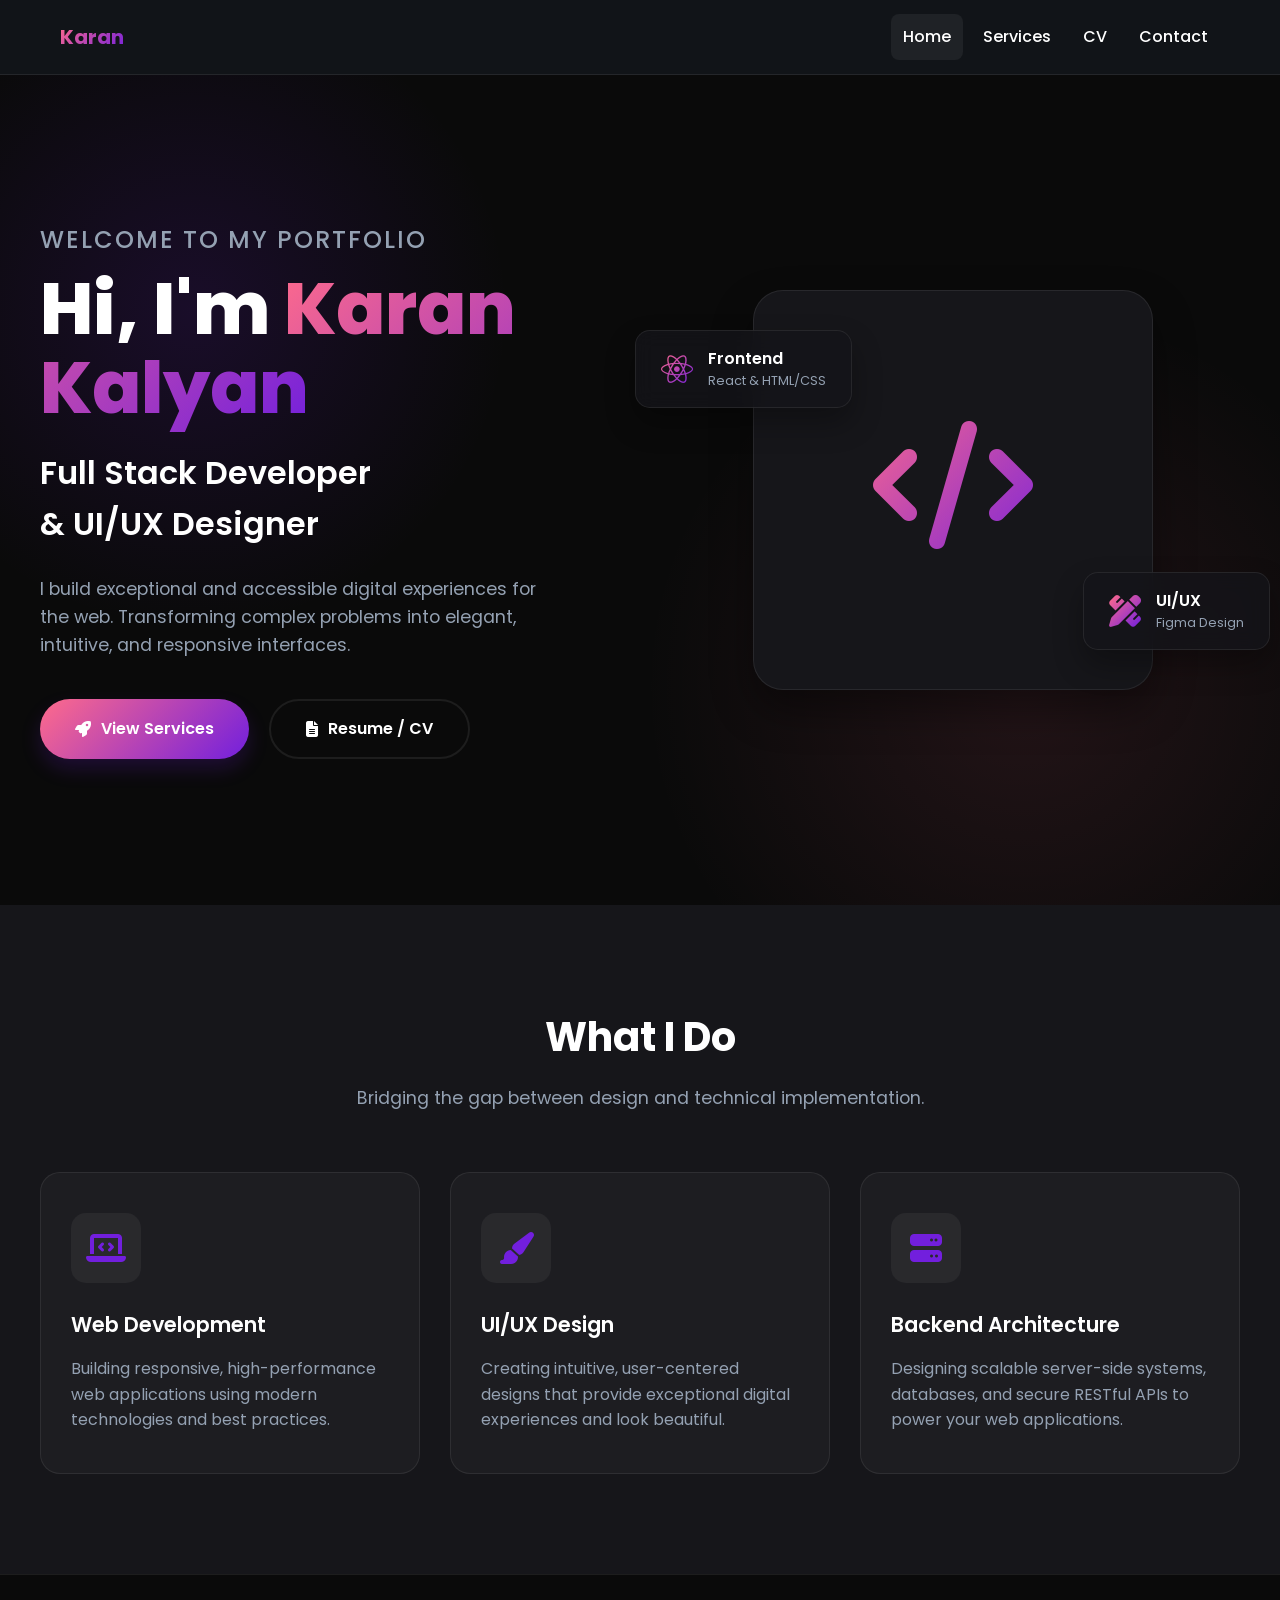
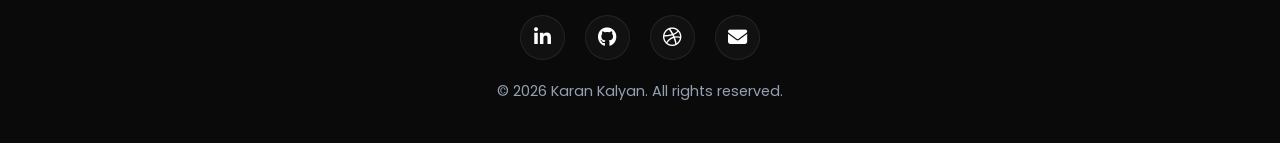
<file: index.html>
<!DOCTYPE html>
<html lang="en">
<head>
    <meta charset="UTF-8">
    <meta name="viewport" content="width=device-width, initial-scale=1.0">
    <link href="https://fonts.googleapis.com/css2?family=Poppins:wght@300;400;500;600;700;800&display=swap" rel="stylesheet">
    <link rel="stylesheet" href="https://cdnjs.cloudflare.com/ajax/libs/font-awesome/6.7.2/css/all.min.css">
    <link rel="stylesheet" href="../css/styles.css">
    <link rel="stylesheet" href="../css/index.css">
    <title>Karan Kalyan - Portfolio</title>
</head>
<body>
    <header class="site-header">
        <div class="navbar">
            <a href="index.html" class="brand">Karan</a>
            <button class="nav-toggle" aria-label="Toggle menu"><i class="fas fa-bars"></i></button>
            <ul class="nav-links">
                <li><a href="index.html" style="color: #ffffff; background: rgba(255, 255, 255, 0.06);">Home</a></li>
                <li><a href="services.html">Services</a></li>
                <li><a href="cv.html">CV</a></li>
                <li><a href="contact.html">Contact</a></li>
            </ul>
        </div>
    </header>

    <main>
        <!-- Hero Section -->
        <section class="hero" id="home">
            <div class="hero-container">
                <div class="hero-text">
                    <h3>Welcome to my portfolio</h3>
                    <h1>Hi, I'm <span class="hero-name">Karan Kalyan</span></h1>
                    <h2>Full Stack Developer <br> & UI/UX Designer</h2>
                    <p>I build exceptional and accessible digital experiences for the web. Transforming complex problems into elegant, intuitive, and responsive interfaces.</p>
                    
                    <div class="hero-actions">
                        <a href="services.html" class="btn btn-primary">
                            <i class="fas fa-rocket"></i> View Services
                        </a>
                        <a href="cv.html" class="btn btn-secondary">
                            <i class="fas fa-file-alt"></i> Resume / CV
                        </a>
                    </div>
                </div>

                <div class="hero-visual">
                    <div class="avatar-container">
                        <!-- Abstract text logo as placeholder -->
                        <div class="avatar-placeholder">
                            <i class="fas fa-code"></i>
                        </div>
                    </div>
                    
                    <div class="floating-badge badge-1">
                        <i class="fab fa-react badge-icon"></i>
                        <div>
                            <div class="badge-text">Frontend</div>
                            <div class="badge-sub">React & HTML/CSS</div>
                        </div>
                    </div>
                    
                    <div class="floating-badge badge-2">
                        <i class="fas fa-pencil-ruler badge-icon"></i>
                        <div>
                            <div class="badge-text">UI/UX</div>
                            <div class="badge-sub">Figma Design</div>
                        </div>
                    </div>
                </div>
            </div>
        </section>

        <!-- What I Do Section -->
        <section class="features" id="about">
            <div class="section-header">
                <h2 class="section-title">What I Do</h2>
                <p class="section-subtitle">Bridging the gap between design and technical implementation.</p>
            </div>
            
            <div class="features-grid">
                <div class="feature-card">
                    <div class="feature-icon">
                        <i class="fas fa-laptop-code"></i>
                    </div>
                    <h3 class="feature-title">Web Development</h3>
                    <p class="feature-desc">Building responsive, high-performance web applications using modern technologies and best practices.</p>
                </div>

                <div class="feature-card">
                    <div class="feature-icon">
                        <i class="fas fa-paint-brush"></i>
                    </div>
                    <h3 class="feature-title">UI/UX Design</h3>
                    <p class="feature-desc">Creating intuitive, user-centered designs that provide exceptional digital experiences and look beautiful.</p>
                </div>

                <div class="feature-card">
                    <div class="feature-icon">
                        <i class="fas fa-server"></i>
                    </div>
                    <h3 class="feature-title">Backend Architecture</h3>
                    <p class="feature-desc">Designing scalable server-side systems, databases, and secure RESTful APIs to power your web applications.</p>
                </div>
            </div>
        </section>
    </main>

    <footer class="footer">
        <div class="social-links">
            <a href="#" class="social-btn" aria-label="LinkedIn"><i class="fab fa-linkedin-in"></i></a>
            <a href="#" class="social-btn" aria-label="GitHub"><i class="fab fa-github"></i></a>
            <a href="#" class="social-btn" aria-label="Dribbble"><i class="fab fa-dribbble"></i></a>
            <a href="mailto:codewithkanu@gmail.com" class="social-btn" aria-label="Email"><i class="fas fa-envelope"></i></a>
        </div>
        <p>&copy; 2026 Karan Kalyan. All rights reserved.</p>
    </footer>

    <script src="../js/main.js"></script>
</body>
</html>
</file>
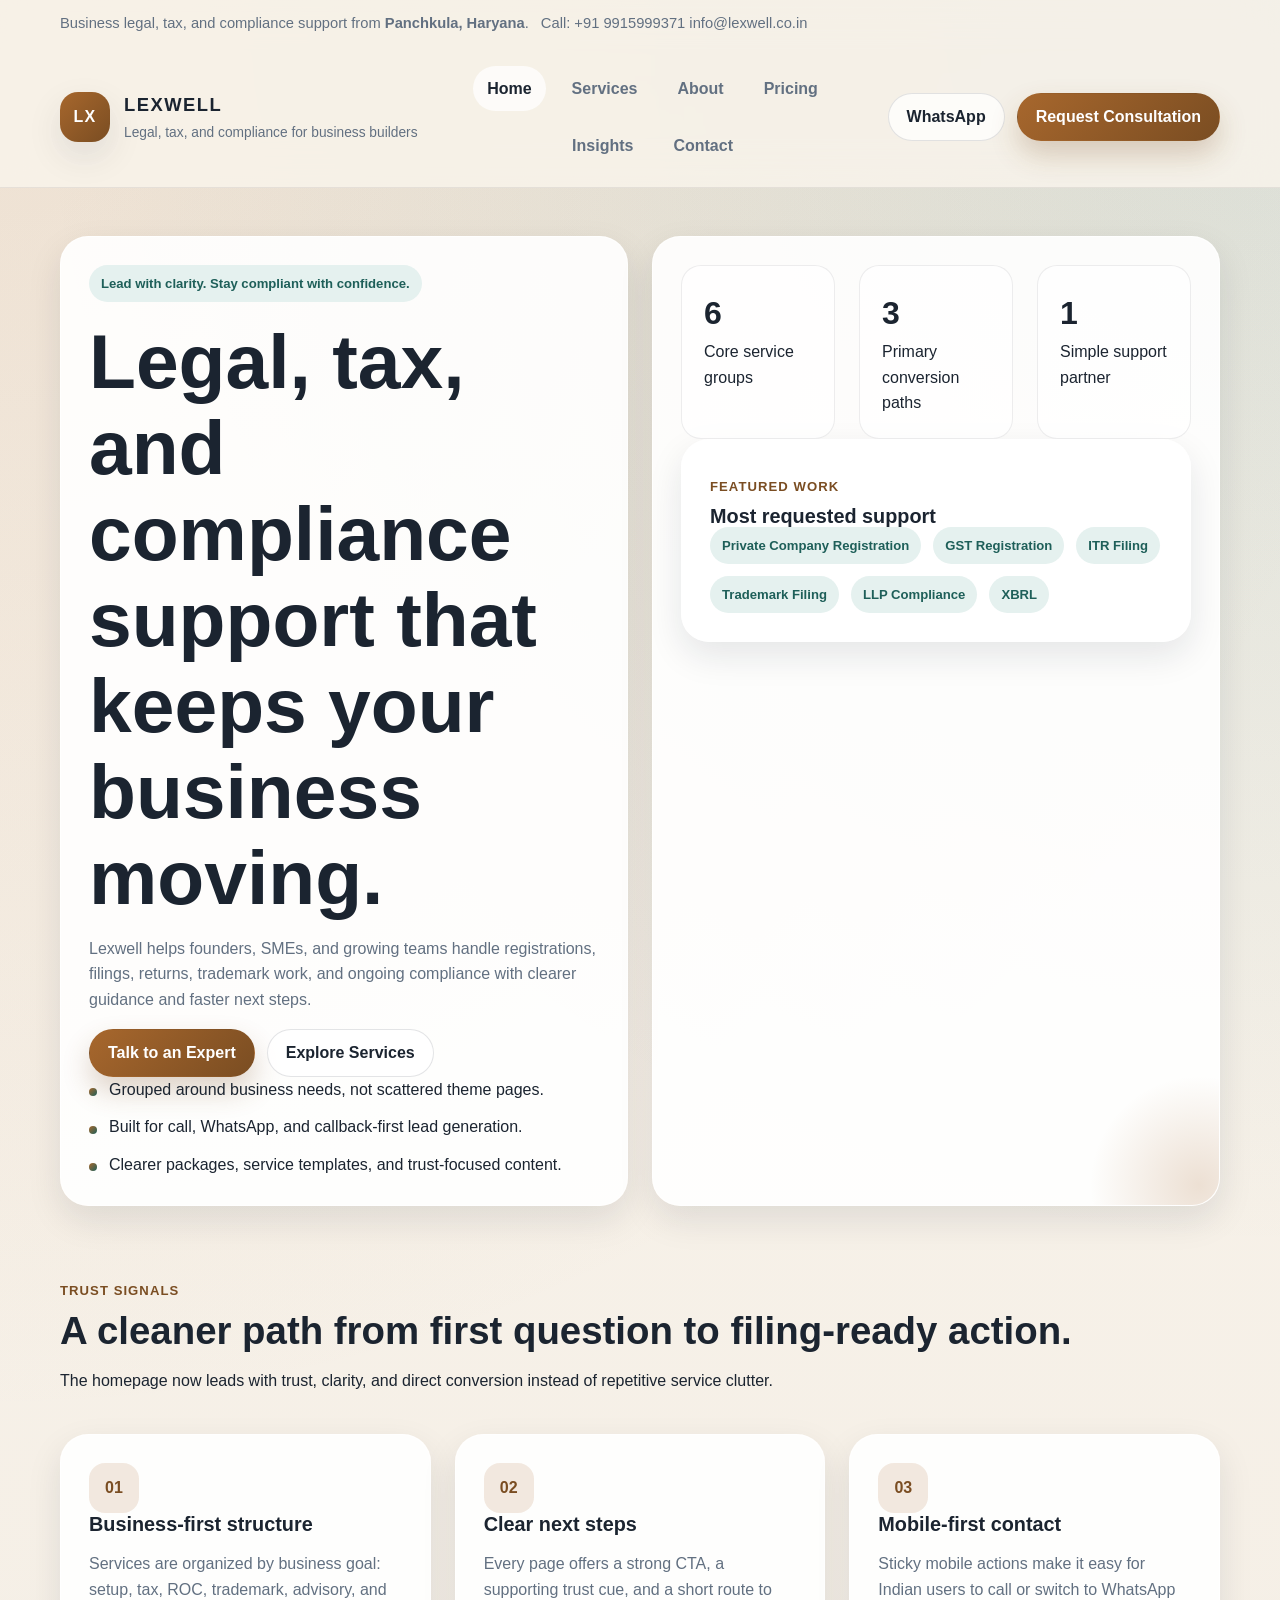
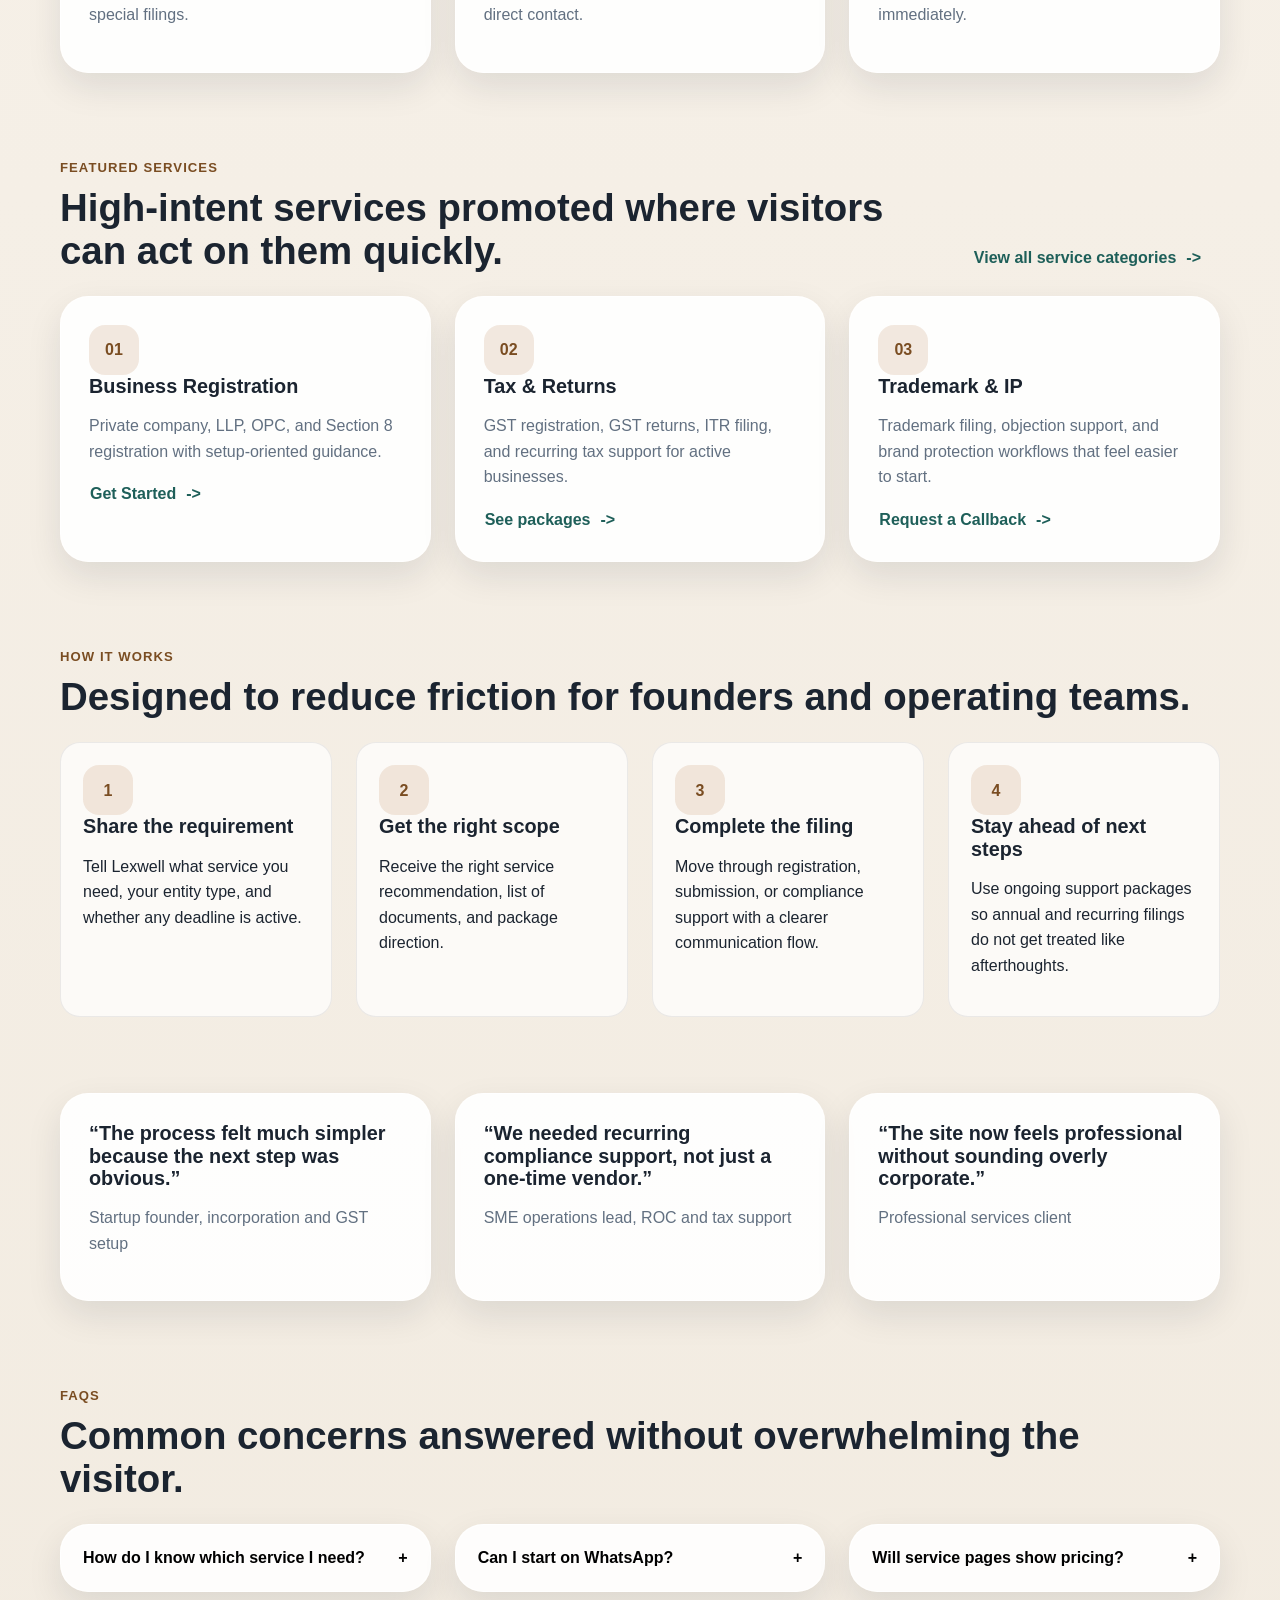
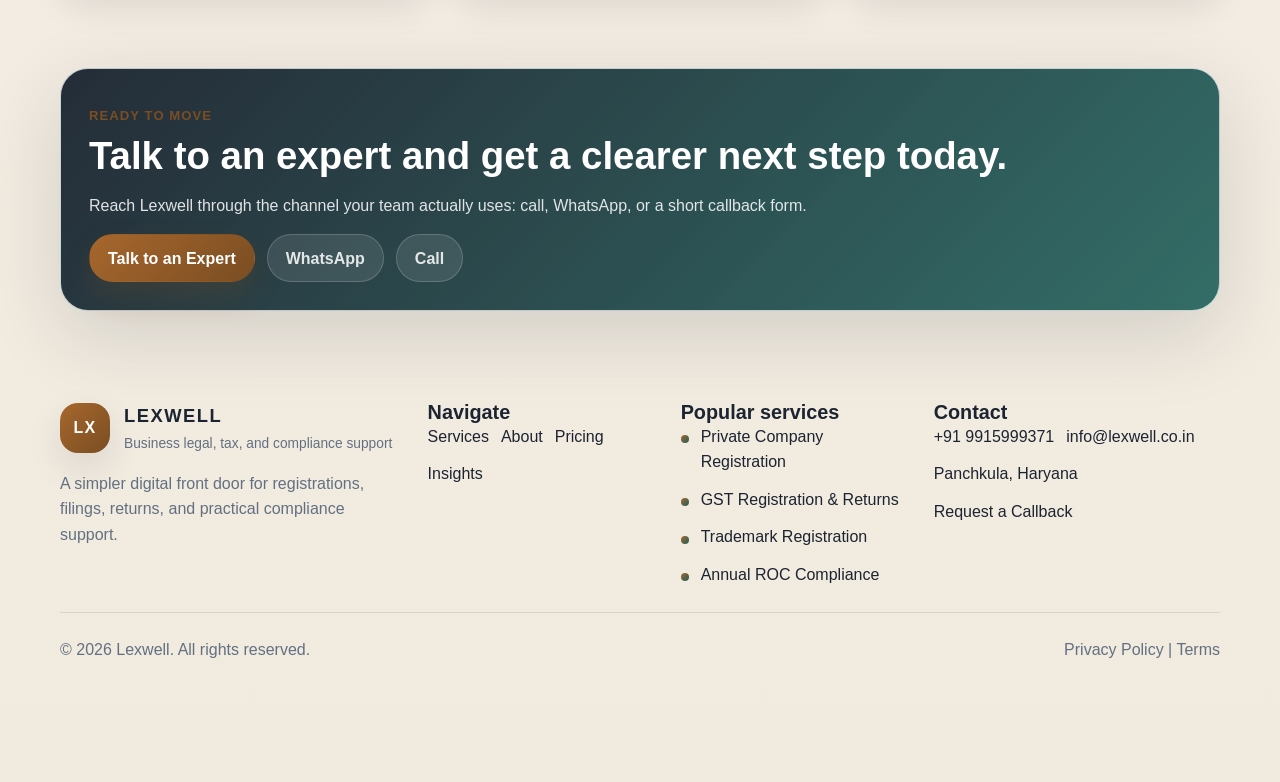
<file: my-portfolio/src/pages/index.html>
<!doctype html>
<html lang="en">
  <head>
    <meta charset="utf-8" />
    <meta name="viewport" content="width=device-width, initial-scale=1" />
    <title>Lexwell | Legal, Tax & Compliance Support for Businesses</title>
    <meta
      name="description"
      content="Lexwell supports founders and SMEs with business registration, GST, ROC compliance, trademark work, and ongoing filings."
    />
    <link rel="stylesheet" href="../css/styles.css" />
  </head>
  <body>
    <div class="page-shell">
      <header class="site-header" data-header>
        <div class="container">
          <div class="topbar">
            <div>Business legal, tax, and compliance support from <strong>Panchkula, Haryana</strong>.</div>
            <div class="topbar-links">
              <a href="tel:+919915999371">Call: +91 9915999371</a>
              <a href="mailto:info@lexwell.co.in">info@lexwell.co.in</a>
            </div>
          </div>
          <div class="nav-row">
            <a class="brand-mark" href="./index.html" aria-label="Lexwell home">
              <span class="brand-badge">LX</span>
              <span class="brand-copy">
                <span class="brand-title">Lexwell</span>
                <span class="brand-tagline">Legal, tax, and compliance for business builders</span>
              </span>
            </a>
            <nav class="nav-links" aria-label="Primary">
              <a href="./index.html" aria-current="page" data-nav-link>Home</a>
              <a href="./services.html" data-nav-link>Services</a>
              <a href="./about.html" data-nav-link>About</a>
              <a href="./pricing.html" data-nav-link>Pricing</a>
              <a href="./insights.html" data-nav-link>Insights</a>
              <a href="./contact.html" data-nav-link>Contact</a>
            </nav>
            <div class="header-cta">
              <a class="button-outline" href="https://wa.me/919915999371">WhatsApp</a>
              <a class="button" href="./contact.html#consultation-form">Request Consultation</a>
            </div>
            <button class="nav-toggle" type="button" aria-label="Toggle menu" aria-expanded="false" data-nav-toggle>Menu</button>
          </div>
        </div>
      </header>

      <main>
        <section class="hero">
          <div class="container hero-grid">
            <div class="hero-copy">
              <span class="eyebrow">Lead with clarity. Stay compliant with confidence.</span>
              <h1>Legal, tax, and compliance support that keeps your business moving.</h1>
              <p class="lead">
                Lexwell helps founders, SMEs, and growing teams handle registrations, filings, returns, trademark work,
                and ongoing compliance with clearer guidance and faster next steps.
              </p>
              <div class="hero-actions">
                <a class="button" href="./contact.html#consultation-form">Talk to an Expert</a>
                <a class="button-outline" href="./services.html">Explore Services</a>
              </div>
              <ul class="hero-points">
                <li>Grouped around business needs, not scattered theme pages.</li>
                <li>Built for call, WhatsApp, and callback-first lead generation.</li>
                <li>Clearer packages, service templates, and trust-focused content.</li>
              </ul>
            </div>
            <aside class="hero-panel">
              <div class="metrics">
                <div class="metric">
                  <strong>6</strong>
                  <span>Core service groups</span>
                </div>
                <div class="metric">
                  <strong>3</strong>
                  <span>Primary conversion paths</span>
                </div>
                <div class="metric">
                  <strong>1</strong>
                  <span>Simple support partner</span>
                </div>
              </div>
              <div class="card">
                <span class="page-label">Featured work</span>
                <h3>Most requested support</h3>
                <div class="chips">
                  <span class="chip">Private Company Registration</span>
                  <span class="chip">GST Registration</span>
                  <span class="chip">ITR Filing</span>
                  <span class="chip">Trademark Filing</span>
                  <span class="chip">LLP Compliance</span>
                  <span class="chip">XBRL</span>
                </div>
              </div>
            </aside>
          </div>
        </section>

        <section class="section">
          <div class="container">
            <div class="section-head">
              <div>
                <span class="page-label">Trust signals</span>
                <h2>A cleaner path from first question to filing-ready action.</h2>
                <p>The homepage now leads with trust, clarity, and direct conversion instead of repetitive service clutter.</p>
              </div>
            </div>
            <div class="cards-grid">
              <article class="card">
                <div class="card-icon">01</div>
                <h3>Business-first structure</h3>
                <p>Services are organized by business goal: setup, tax, ROC, trademark, advisory, and special filings.</p>
              </article>
              <article class="card">
                <div class="card-icon">02</div>
                <h3>Clear next steps</h3>
                <p>Every page offers a strong CTA, a supporting trust cue, and a short route to direct contact.</p>
              </article>
              <article class="card">
                <div class="card-icon">03</div>
                <h3>Mobile-first contact</h3>
                <p>Sticky mobile actions make it easy for Indian users to call or switch to WhatsApp immediately.</p>
              </article>
            </div>
          </div>
        </section>

        <section class="section">
          <div class="container">
            <div class="section-head">
              <div>
                <span class="page-label">Featured services</span>
                <h2>High-intent services promoted where visitors can act on them quickly.</h2>
              </div>
              <a class="button-link" href="./services.html">View all service categories</a>
            </div>
            <div class="service-cards">
              <article class="service-card">
                <div class="service-icon">01</div>
                <h3>Business Registration</h3>
                <p>Private company, LLP, OPC, and Section 8 registration with setup-oriented guidance.</p>
                <a class="button-link" href="./service-detail.html">Get Started</a>
              </article>
              <article class="service-card">
                <div class="service-icon">02</div>
                <h3>Tax & Returns</h3>
                <p>GST registration, GST returns, ITR filing, and recurring tax support for active businesses.</p>
                <a class="button-link" href="./pricing.html">See packages</a>
              </article>
              <article class="service-card">
                <div class="service-icon">03</div>
                <h3>Trademark & IP</h3>
                <p>Trademark filing, objection support, and brand protection workflows that feel easier to start.</p>
                <a class="button-link" href="./contact.html">Request a Callback</a>
              </article>
            </div>
          </div>
        </section>

        <section class="section">
          <div class="container">
            <div class="section-head">
              <div>
                <span class="page-label">How it works</span>
                <h2>Designed to reduce friction for founders and operating teams.</h2>
              </div>
            </div>
            <div class="steps">
              <article class="step">
                <div class="step-number">1</div>
                <h3>Share the requirement</h3>
                <p>Tell Lexwell what service you need, your entity type, and whether any deadline is active.</p>
              </article>
              <article class="step">
                <div class="step-number">2</div>
                <h3>Get the right scope</h3>
                <p>Receive the right service recommendation, list of documents, and package direction.</p>
              </article>
              <article class="step">
                <div class="step-number">3</div>
                <h3>Complete the filing</h3>
                <p>Move through registration, submission, or compliance support with a clearer communication flow.</p>
              </article>
              <article class="step">
                <div class="step-number">4</div>
                <h3>Stay ahead of next steps</h3>
                <p>Use ongoing support packages so annual and recurring filings do not get treated like afterthoughts.</p>
              </article>
            </div>
          </div>
        </section>

        <section class="section">
          <div class="container testimonial-grid">
            <article class="testimonial">
              <h3>“The process felt much simpler because the next step was obvious.”</h3>
              <p class="meta">Startup founder, incorporation and GST setup</p>
            </article>
            <article class="testimonial">
              <h3>“We needed recurring compliance support, not just a one-time vendor.”</h3>
              <p class="meta">SME operations lead, ROC and tax support</p>
            </article>
            <article class="testimonial">
              <h3>“The site now feels professional without sounding overly corporate.”</h3>
              <p class="meta">Professional services client</p>
            </article>
          </div>
        </section>

        <section class="section">
          <div class="container">
            <div class="section-head">
              <div>
                <span class="page-label">FAQs</span>
                <h2>Common concerns answered without overwhelming the visitor.</h2>
              </div>
            </div>
            <div class="faq-grid">
              <article class="faq-item">
                <button type="button" aria-expanded="false" data-faq-button>How do I know which service I need?<span>+</span></button>
                <div class="faq-answer" hidden>Share your entity type, your task, and your timeline. Lexwell can route you to the right category first.</div>
              </article>
              <article class="faq-item">
                <button type="button" aria-expanded="false" data-faq-button>Can I start on WhatsApp?<span>+</span></button>
                <div class="faq-answer" hidden>Yes. The redesign treats WhatsApp as a primary conversion path, especially for mobile visitors.</div>
              </article>
              <article class="faq-item">
                <button type="button" aria-expanded="false" data-faq-button>Will service pages show pricing?<span>+</span></button>
                <div class="faq-answer" hidden>Core packages are visible on pricing and selected services, while complex work can still move into a scoped consultation.</div>
              </article>
            </div>
          </div>
        </section>

        <section class="section">
          <div class="container">
            <div class="cta-band">
              <span class="page-label">Ready to move</span>
              <h2>Talk to an expert and get a clearer next step today.</h2>
              <p>Reach Lexwell through the channel your team actually uses: call, WhatsApp, or a short callback form.</p>
              <div class="cta-actions">
                <a class="button" href="./contact.html#consultation-form">Talk to an Expert</a>
                <a class="button-outline" href="https://wa.me/919915999371">WhatsApp</a>
                <a class="button-outline" href="tel:+919915999371">Call</a>
              </div>
            </div>
          </div>
        </section>
      </main>

      <footer class="footer">
        <div class="container">
          <div class="footer-grid">
            <div>
              <div class="brand-mark">
                <span class="brand-badge">LX</span>
                <span class="brand-copy">
                  <span class="brand-title">Lexwell</span>
                  <span class="brand-tagline">Business legal, tax, and compliance support</span>
                </span>
              </div>
              <p class="lead">A simpler digital front door for registrations, filings, returns, and practical compliance support.</p>
            </div>
            <div>
              <h3>Navigate</h3>
              <div class="footer-links">
                <a href="./services.html">Services</a>
                <a href="./about.html">About</a>
                <a href="./pricing.html">Pricing</a>
                <a href="./insights.html">Insights</a>
              </div>
            </div>
            <div>
              <h3>Popular services</h3>
              <ul class="footer-list">
                <li>Private Company Registration</li>
                <li>GST Registration & Returns</li>
                <li>Trademark Registration</li>
                <li>Annual ROC Compliance</li>
              </ul>
            </div>
            <div>
              <h3>Contact</h3>
              <div class="footer-links">
                <a href="tel:+919915999371">+91 9915999371</a>
                <a href="mailto:info@lexwell.co.in">info@lexwell.co.in</a>
                <span>Panchkula, Haryana</span>
                <a href="./contact.html">Request a Callback</a>
              </div>
            </div>
          </div>
          <div class="copyright">
            <span>© <span data-current-year></span> Lexwell. All rights reserved.</span>
            <span><a href="./privacy-policy.html">Privacy Policy</a> | <a href="./terms.html">Terms</a></span>
          </div>
        </div>
      </footer>

      <div class="mobile-contact-bar" aria-label="Quick contact actions">
        <a href="tel:+919915999371">Call</a>
        <a href="https://wa.me/919915999371">WhatsApp</a>
      </div>
    </div>
    <script src="../js/main.js"></script>
  </body>
</html>
</file>
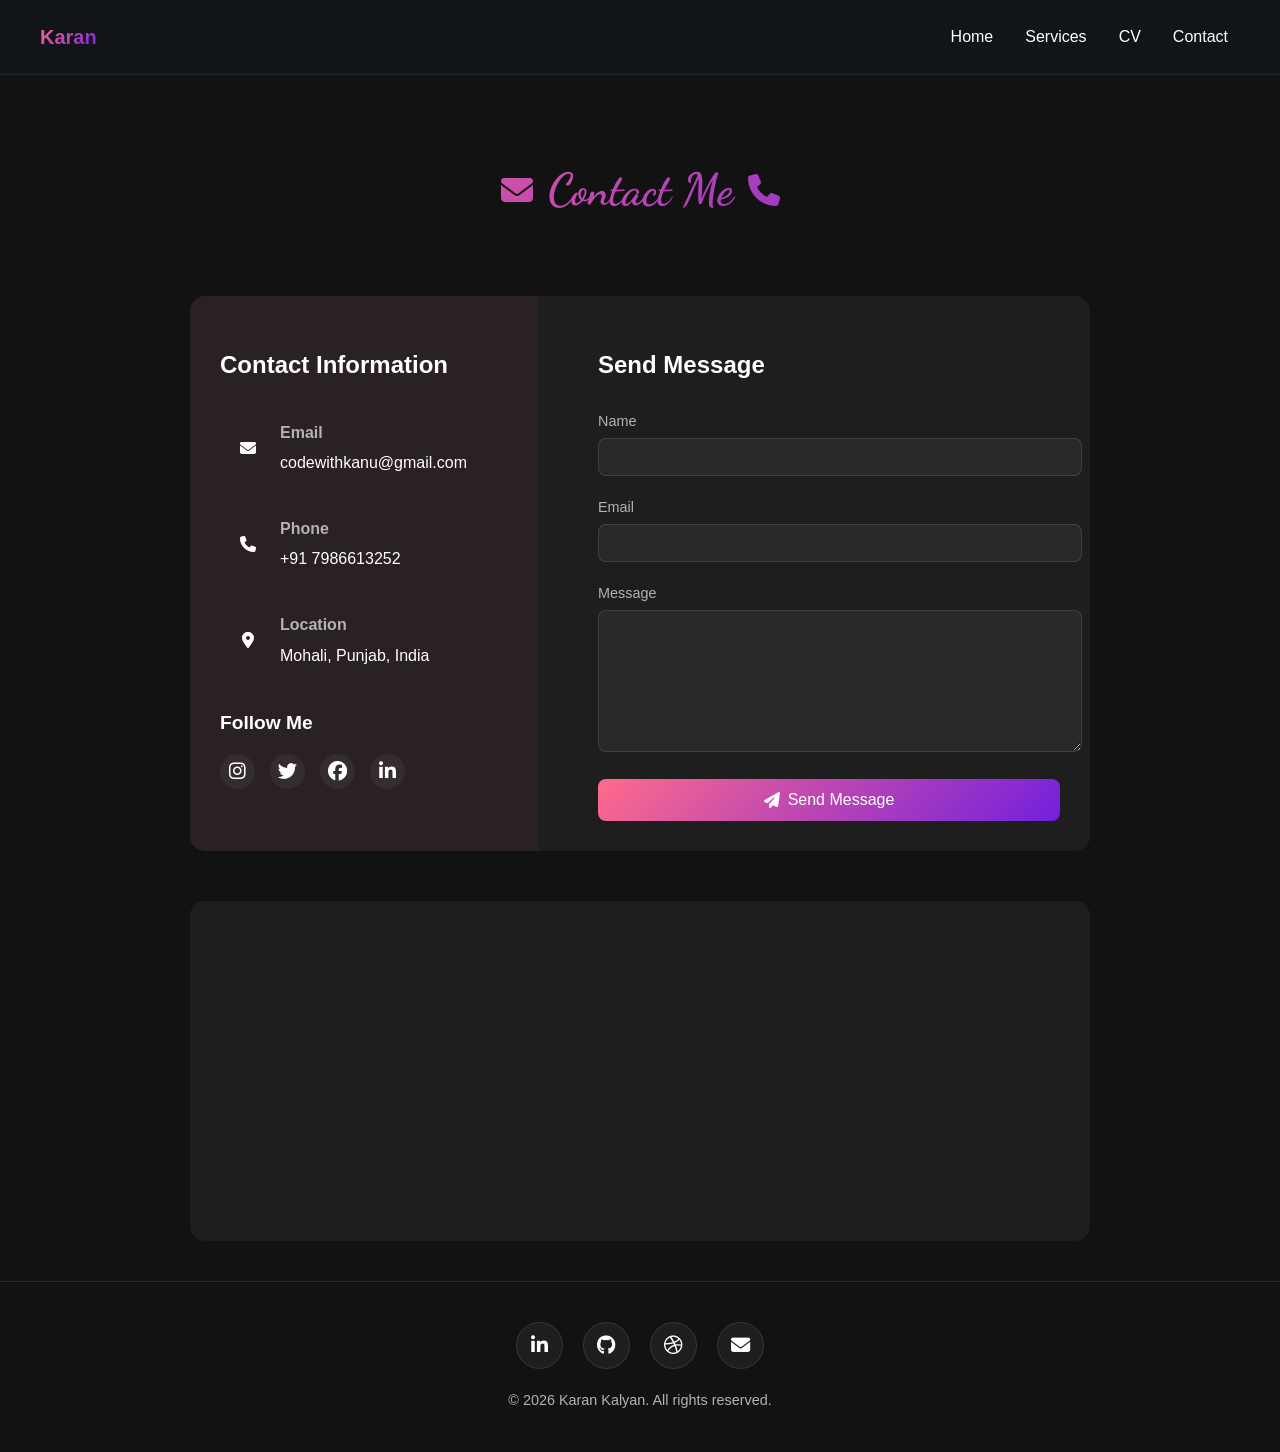
<file: contact.html>
<!DOCTYPE html>
<html lang="en">
<head>
    <meta charset="UTF-8">
    <meta name="viewport" content="width=device-width, initial-scale=1.0">
    <link href="https://fonts.googleapis.com/css2?family=Dancing+Script:wght@400;700&display=swap" rel="stylesheet">
    <link rel="stylesheet" href="https://cdnjs.cloudflare.com/ajax/libs/font-awesome/6.7.2/css/all.min.css">
    <link rel="stylesheet" href="../css/styles.css">
    <link rel="stylesheet" href="../css/contact.css">

    <title>Contact Me</title>
</head>
<body>
    <header class="site-header">
        <div class="navbar">
            <a href="index.html" class="brand">Karan</a>
            <button class="nav-toggle" aria-label="Toggle menu"><i class="fas fa-bars"></i></button>
            <ul class="nav-links">
                <li><a href="index.html">Home</a></li>
                <li><a href="services.html">Services</a></li>
                <li><a href="cv.html">CV</a></li>
                <li><a href="contact.html">Contact</a></li>
            </ul>
        </div>
    </header>
    <div class="container">
        <div class="contact-header">
            <h1>
                <i class="fas fa-envelope left-icon"></i>
                Contact Me
                <i class="fas fa-phone right-icon"></i>
            </h1>
        </div>

        <div class="contact-wrapper">
            <div class="contact-info">
                <h2 class="info-title">Contact Information</h2>
                
                <div class="info-item">
                    <i class="fas fa-envelope"></i>
                    <div class="info-content">
                        <h3>Email</h3>
                        <a href="mailto:codewithkanu@gmail.com">codewithkanu@gmail.com</a>
                    </div>
                </div>

                <div class="info-item">
                    <i class="fas fa-phone"></i>
                    <div class="info-content">
                        <h3>Phone</h3>
                        <a href="tel:+917986613252">+91 7986613252</a>
                    </div>
                </div>

                <div class="info-item">
                    <i class="fas fa-map-marker-alt"></i>
                    <div class="info-content">
                        <h3>Location</h3>
                        <p>Mohali, Punjab, India</p>
                    </div>
                </div>

                <div class="social-media">
                    <h3 class="social-title">Follow Me</h3>
                    <div class="social-icons">
                        <a href="#" class="social-icon"><i class="fab fa-instagram"></i></a>
                        <a href="#" class="social-icon"><i class="fab fa-twitter"></i></a>
                        <a href="#" class="social-icon"><i class="fab fa-facebook"></i></a>
                        <a href="#" class="social-icon"><i class="fab fa-linkedin-in"></i></a>
                    </div>
                </div>
            </div>

            <div class="contact-form">
                <h2 class="form-title">Send Message</h2>
                <form id="contactForm">
                    <div class="form-group">
                        <label for="name">Name</label>
                        <input type="text" id="name" name="name" required>
                    </div>
                    <div class="form-group">
                        <label for="email">Email</label>
                        <input type="email" id="email" name="email" required>
                    </div>
                    <div class="form-group">
                        <label for="message">Message</label>
                        <textarea id="message" name="message" required></textarea>
                    </div>
                    <button type="submit" class="submit-btn">
                        <i class="fas fa-paper-plane"></i>
                        Send Message
                    </button>
                </form>
            </div>
        </div>

        <div class="map-section">
            <div class="map-container">
                <iframe 
                    src="https://www.google.com/maps/embed?pb=!1m18!1m12!1m3!1d27446.557256266402!2d76.69033355!3d30.704798749999997!2m3!1f0!2f0!3f0!3m2!1i1024!2i768!4f13.1!3m3!1m2!1s0x390feca1d6b61dc3%3A0x2cf29f39805ce867!2sMohali%2C%20Punjab!5e0!3m2!1sen!2sin!4v1683259142412!5m2!1sen!2sin"
                    allowfullscreen=""
                    loading="lazy"
                    referrerpolicy="no-referrer-when-downgrade">
                </iframe>
            </div>
        </div>
    </div>

    <footer class="footer">
        <div class="social-links">
            <a href="#" class="social-btn" aria-label="LinkedIn"><i class="fab fa-linkedin-in"></i></a>
            <a href="#" class="social-btn" aria-label="GitHub"><i class="fab fa-github"></i></a>
            <a href="#" class="social-btn" aria-label="Dribbble"><i class="fab fa-dribbble"></i></a>
            <a href="mailto:codewithkanu@gmail.com" class="social-btn" aria-label="Email"><i class="fas fa-envelope"></i></a>
        </div>
        <p>&copy; 2026 Karan Kalyan. All rights reserved.</p>
    </footer>

    <script src="../js/contact.js"></script>
    <script src="../js/main.js"></script>
</body>
</html>
</file>
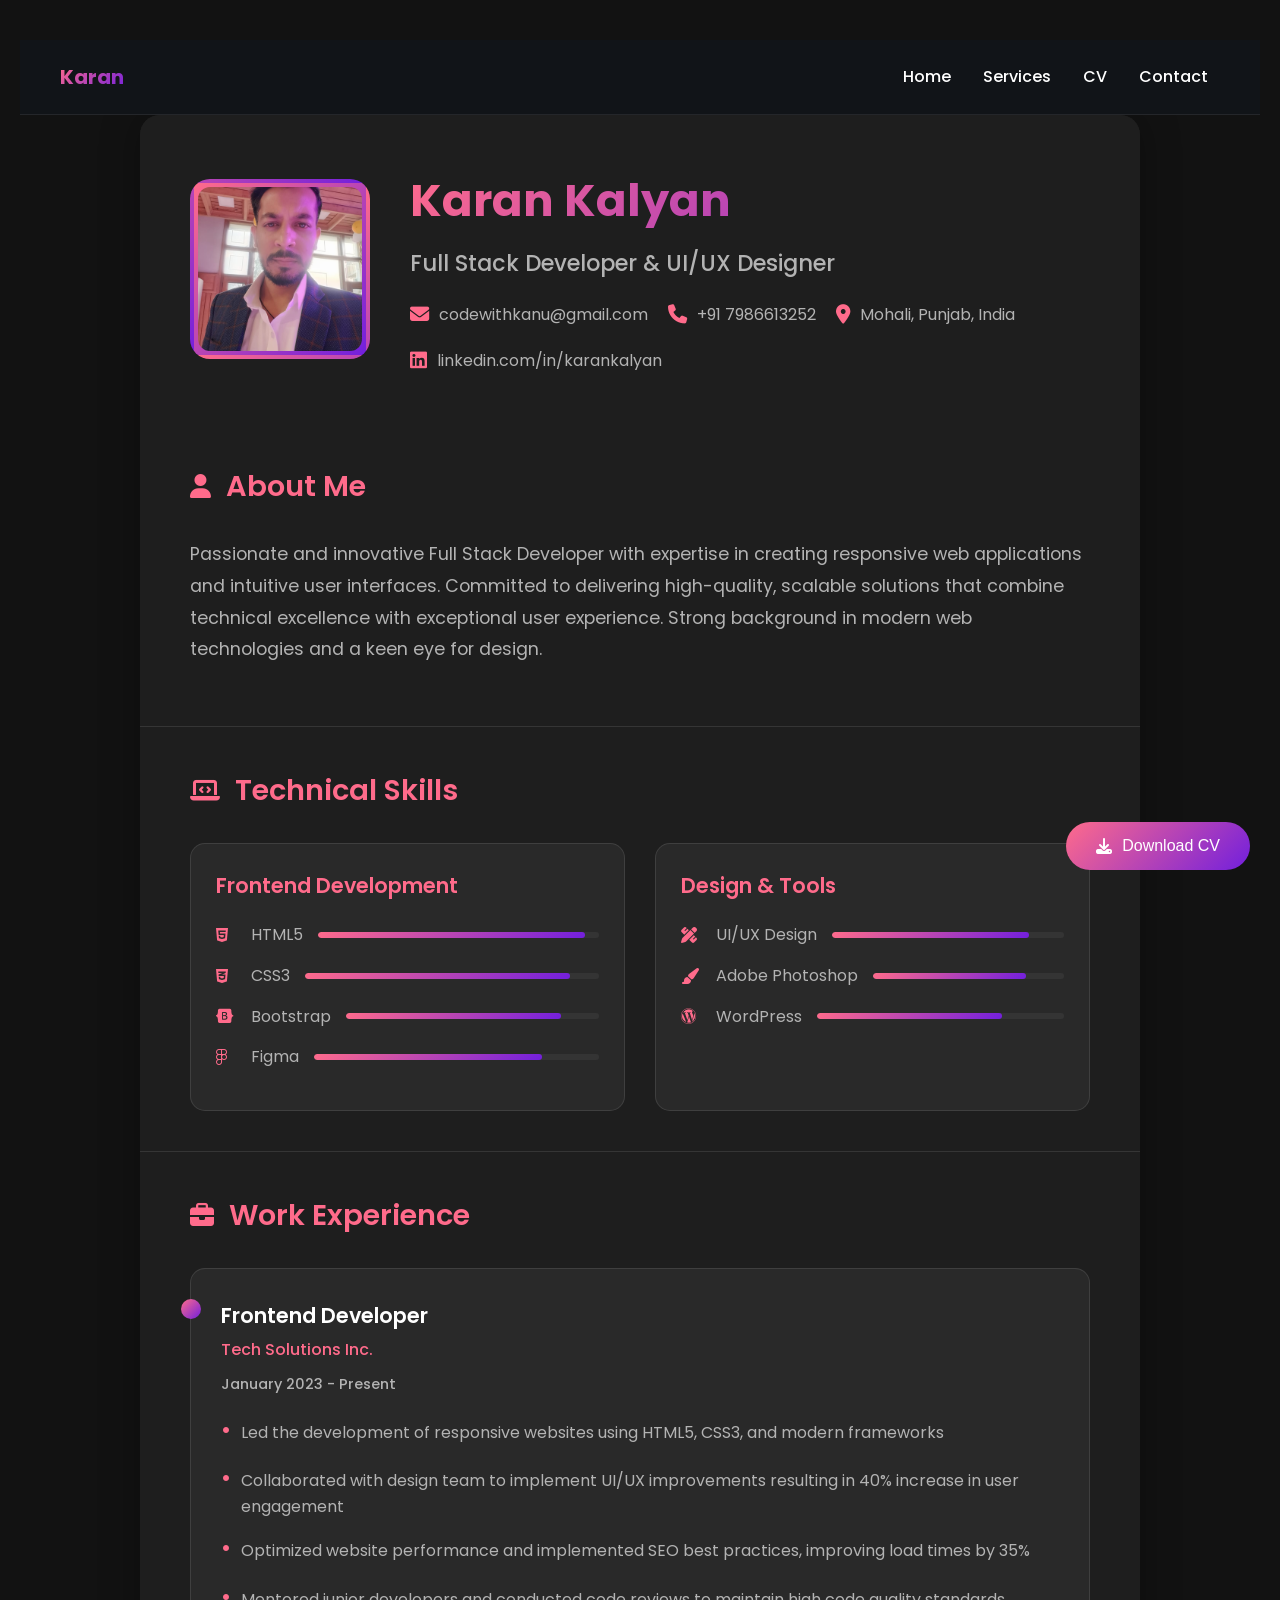
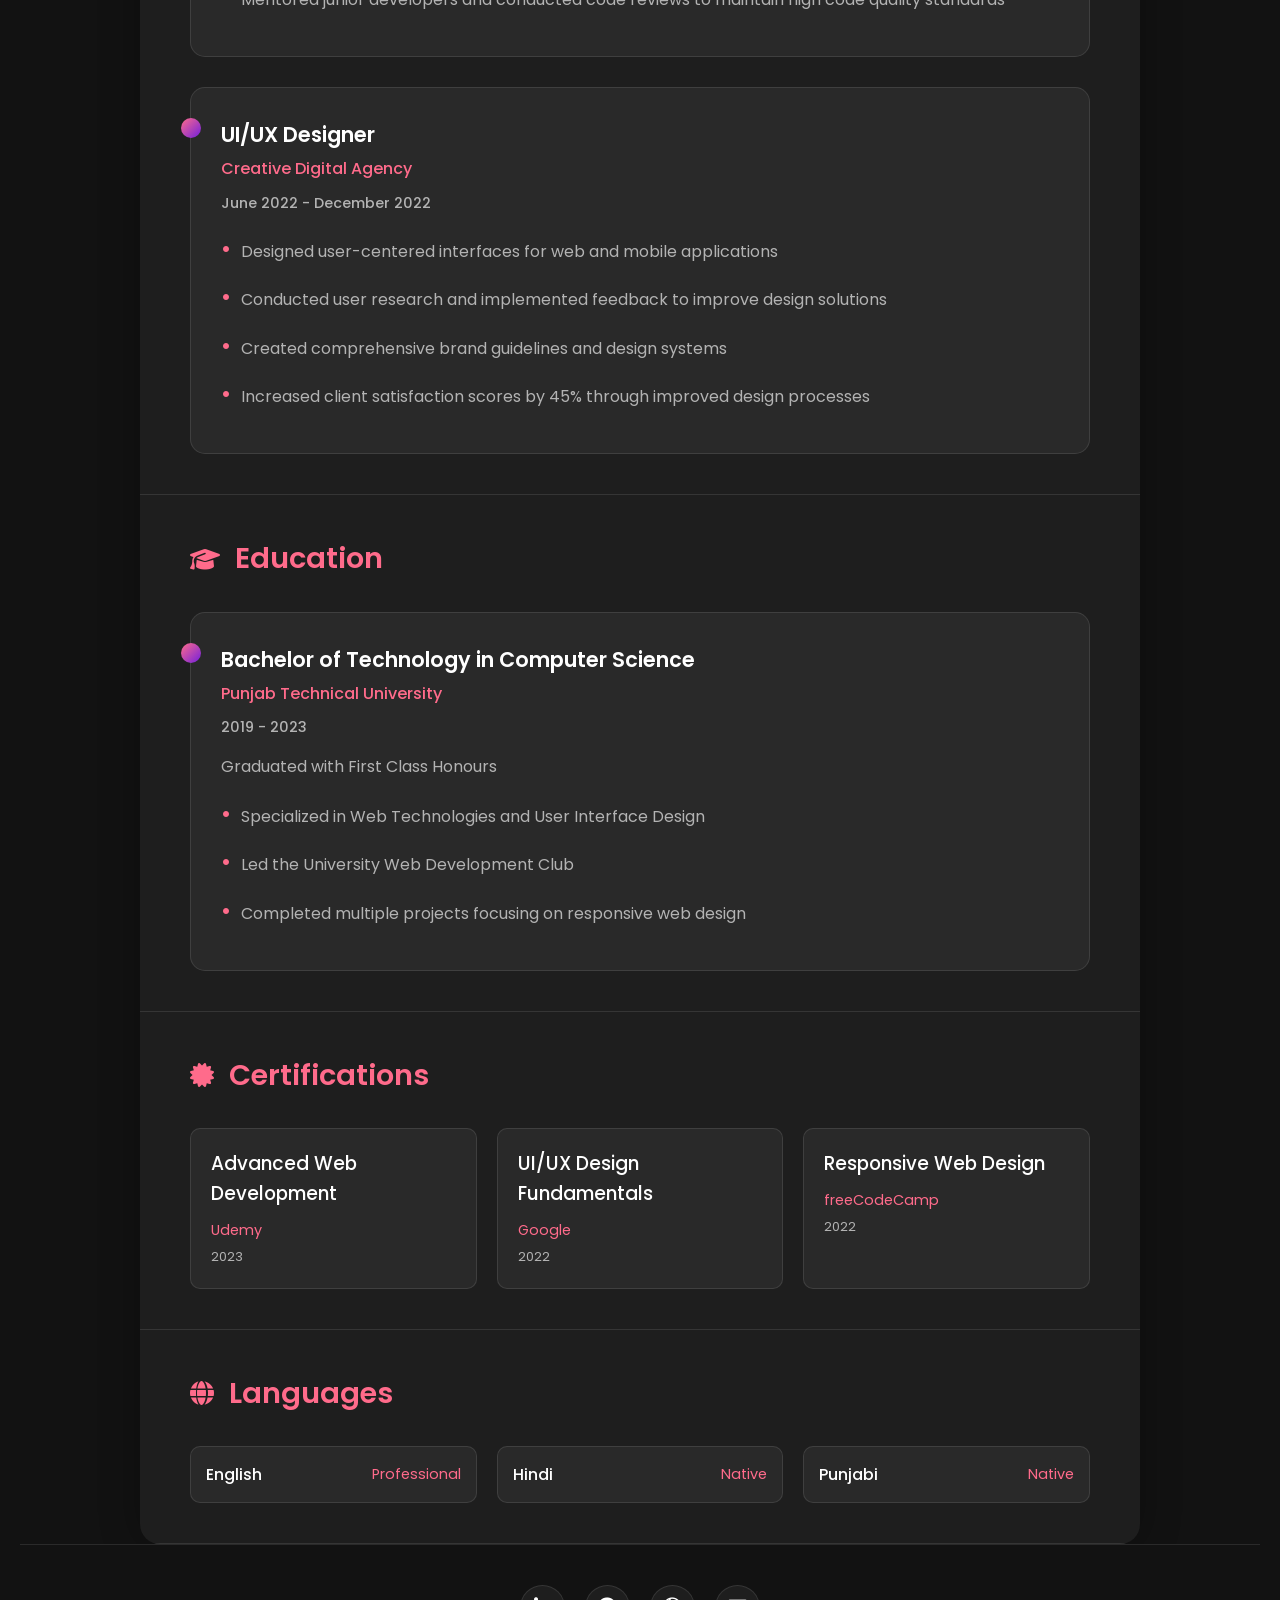
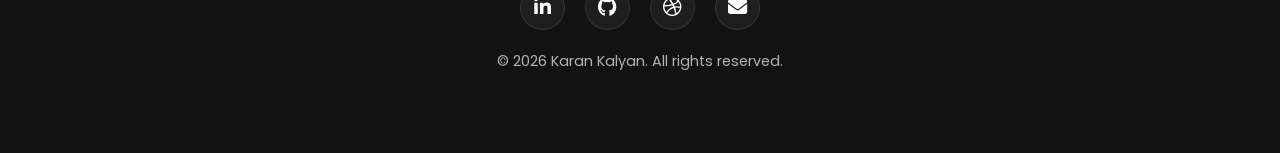
<file: cv.html>
<!DOCTYPE html>
<html lang="en">
<head>
    <meta charset="UTF-8">
    <meta name="viewport" content="width=device-width, initial-scale=1.0">
    <link href="https://fonts.googleapis.com/css2?family=Poppins:wght@300;400;500;600;700&display=swap" rel="stylesheet">
    <link rel="stylesheet" href="https://cdnjs.cloudflare.com/ajax/libs/font-awesome/6.7.2/css/all.min.css">
    <link rel="stylesheet" href="../css/styles.css">
    <link rel="stylesheet" href="../css/cv.css">
    <title>Karan Kalyan - Professional CV</title>
</head>
<body>
    <header class="site-header">
        <div class="navbar">
            <a href="index.html" class="brand">Karan</a>
            <button class="nav-toggle" aria-label="Toggle menu"><i class="fas fa-bars"></i></button>
            <ul class="nav-links">
                <li><a href="index.html">Home</a></li>
                <li><a href="services.html">Services</a></li>
                <li><a href="cv.html">CV</a></li>
                <li><a href="contact.html">Contact</a></li>
            </ul>
        </div>
    </header>
    <div class="cv-container">
        <header class="cv-header">
            <div class="header-content">
                <img src="my-portfolio/src/assets/WhatsApp Image 2025-05-06 at 23.21.41_8ea32df1.jpg"Karan Kalyan" class="profile-img">
                <div class="header-text">
                    <h1 class="cv-name">Karan Kalyan</h1>
                    <p class="cv-title">Full Stack Developer & UI/UX Designer</p>
                    <div class="cv-contact">
                        <div class="contact-item">
                            <i class="fas fa-envelope"></i>
                            <span>codewithkanu@gmail.com</span>
                        </div>
                        <div class="contact-item">
                            <i class="fas fa-phone"></i>
                            <span>+91 7986613252</span>
                        </div>
                        <div class="contact-item">
                            <i class="fas fa-map-marker-alt"></i>
                            <span>Mohali, Punjab, India</span>
                        </div>
                        <div class="contact-item">
                            <i class="fab fa-linkedin"></i>
                            <span>linkedin.com/in/karankalyan</span>
                        </div>
                    </div>
                </div>
            </div>
        </header>

        <section class="section">
            <h2 class="section-title"><i class="fas fa-user"></i>About Me</h2>
            <p class="about-text">Passionate and innovative Full Stack Developer with expertise in creating responsive web applications and intuitive user interfaces. Committed to delivering high-quality, scalable solutions that combine technical excellence with exceptional user experience. Strong background in modern web technologies and a keen eye for design.</p>
        </section>

        <section class="section">
            <h2 class="section-title"><i class="fas fa-laptop-code"></i>Technical Skills</h2>
            <div class="skills-grid">
                <div class="skill-category">
                    <h3>Frontend Development</h3>
                    <ul class="skill-list">
                        <li class="skill-item">
                            <i class="fab fa-html5"></i>
                            HTML5
                            <div class="progress-bar">
                                <div class="progress" style="width: 95%;"></div>
                            </div>
                        </li>
                        <li class="skill-item">
                            <i class="fab fa-css3-alt"></i>
                            CSS3
                            <div class="progress-bar">
                                <div class="progress" style="width: 90%;"></div>
                            </div>
                        </li>
                        <li class="skill-item">
                            <i class="fab fa-bootstrap"></i>
                            Bootstrap
                            <div class="progress-bar">
                                <div class="progress" style="width: 85%;"></div>
                            </div>
                        </li>
                        <li class="skill-item">
                            <i class="fab fa-figma"></i>
                            Figma
                            <div class="progress-bar">
                                <div class="progress" style="width: 80%;"></div>
                            </div>
                        </li>
                    </ul>
                </div>
                <div class="skill-category">
                    <h3>Design & Tools</h3>
                    <ul class="skill-list">
                        <li class="skill-item">
                            <i class="fas fa-pencil-ruler"></i>
                            UI/UX Design
                            <div class="progress-bar">
                                <div class="progress" style="width: 85%;"></div>
                            </div>
                        </li>
                        <li class="skill-item">
                            <i class="fas fa-paint-brush"></i>
                            Adobe Photoshop
                            <div class="progress-bar">
                                <div class="progress" style="width: 80%;"></div>
                            </div>
                        </li>
                        <li class="skill-item">
                            <i class="fab fa-wordpress"></i>
                            WordPress
                            <div class="progress-bar">
                                <div class="progress" style="width: 75%;"></div>
                            </div>
                        </li>
                    </ul>
                </div>
            </div>
        </section>

        <section class="section">
            <h2 class="section-title"><i class="fas fa-briefcase"></i>Work Experience</h2>
            <div class="experience-grid">
                <div class="timeline-item">
                    <div class="timeline-header">
                        <h3 class="timeline-title">Frontend Developer</h3>
                        <p class="timeline-subtitle">Tech Solutions Inc.</p>
                        <p class="timeline-date">January 2023 - Present</p>
                    </div>
                    <ul class="achievement-list">
                        <li class="achievement-item">Led the development of responsive websites using HTML5, CSS3, and modern frameworks</li>
                        <li class="achievement-item">Collaborated with design team to implement UI/UX improvements resulting in 40% increase in user engagement</li>
                        <li class="achievement-item">Optimized website performance and implemented SEO best practices, improving load times by 35%</li>
                        <li class="achievement-item">Mentored junior developers and conducted code reviews to maintain high code quality standards</li>
                    </ul>
                </div>

                <div class="timeline-item">
                    <div class="timeline-header">
                        <h3 class="timeline-title">UI/UX Designer</h3>
                        <p class="timeline-subtitle">Creative Digital Agency</p>
                        <p class="timeline-date">June 2022 - December 2022</p>
                    </div>
                    <ul class="achievement-list">
                        <li class="achievement-item">Designed user-centered interfaces for web and mobile applications</li>
                        <li class="achievement-item">Conducted user research and implemented feedback to improve design solutions</li>
                        <li class="achievement-item">Created comprehensive brand guidelines and design systems</li>
                        <li class="achievement-item">Increased client satisfaction scores by 45% through improved design processes</li>
                    </ul>
                </div>
            </div>
        </section>

        <section class="section">
            <h2 class="section-title"><i class="fas fa-graduation-cap"></i>Education</h2>
            <div class="education-grid">
                <div class="timeline-item">
                    <div class="timeline-header">
                        <h3 class="timeline-title">Bachelor of Technology in Computer Science</h3>
                        <p class="timeline-subtitle">Punjab Technical University</p>
                        <p class="timeline-date">2019 - 2023</p>
                    </div>
                    <div class="timeline-content">
                        <p>Graduated with First Class Honours</p>
                        <ul class="achievement-list">
                            <li class="achievement-item">Specialized in Web Technologies and User Interface Design</li>
                            <li class="achievement-item">Led the University Web Development Club</li>
                            <li class="achievement-item">Completed multiple projects focusing on responsive web design</li>
                        </ul>
                    </div>
                </div>
            </div>
        </section>

        <section class="section">
            <h2 class="section-title"><i class="fas fa-certificate"></i>Certifications</h2>
            <div class="certifications">
                <div class="certification-item">
                    <h3 class="certification-title">Advanced Web Development</h3>
                    <p class="certification-issuer">Udemy</p>
                    <p class="certification-date">2023</p>
                </div>
                <div class="certification-item">
                    <h3 class="certification-title">UI/UX Design Fundamentals</h3>
                    <p class="certification-issuer">Google</p>
                    <p class="certification-date">2022</p>
                </div>
                <div class="certification-item">
                    <h3 class="certification-title">Responsive Web Design</h3>
                    <p class="certification-issuer">freeCodeCamp</p>
                    <p class="certification-date">2022</p>
                </div>
            </div>
        </section>

        <section class="section">
            <h2 class="section-title"><i class="fas fa-globe"></i>Languages</h2>
            <div class="languages">
                <div class="language-item">
                    <span class="language-name">English</span>
                    <span class="language-level">Professional</span>
                </div>
                <div class="language-item">
                    <span class="language-name">Hindi</span>
                    <span class="language-level">Native</span>
                </div>
                <div class="language-item">
                    <span class="language-name">Punjabi</span>
                    <span class="language-level">Native</span>
                </div>
            </div>
        </section>
    </div>

    <button onclick="window.print()" class="download-btn">
        <i class="fas fa-download"></i>
        Download CV
    </button>
    
    <footer class="footer">
        <div class="social-links">
            <a href="#" class="social-btn" aria-label="LinkedIn"><i class="fab fa-linkedin-in"></i></a>
            <a href="#" class="social-btn" aria-label="GitHub"><i class="fab fa-github"></i></a>
            <a href="#" class="social-btn" aria-label="Dribbble"><i class="fab fa-dribbble"></i></a>
            <a href="mailto:codewithkanu@gmail.com" class="social-btn" aria-label="Email"><i class="fas fa-envelope"></i></a>
        </div>
        <p>&copy; 2026 Karan Kalyan. All rights reserved.</p>
    </footer>

    <script src="../js/main.js"></script>
</body>
</html>
</file>
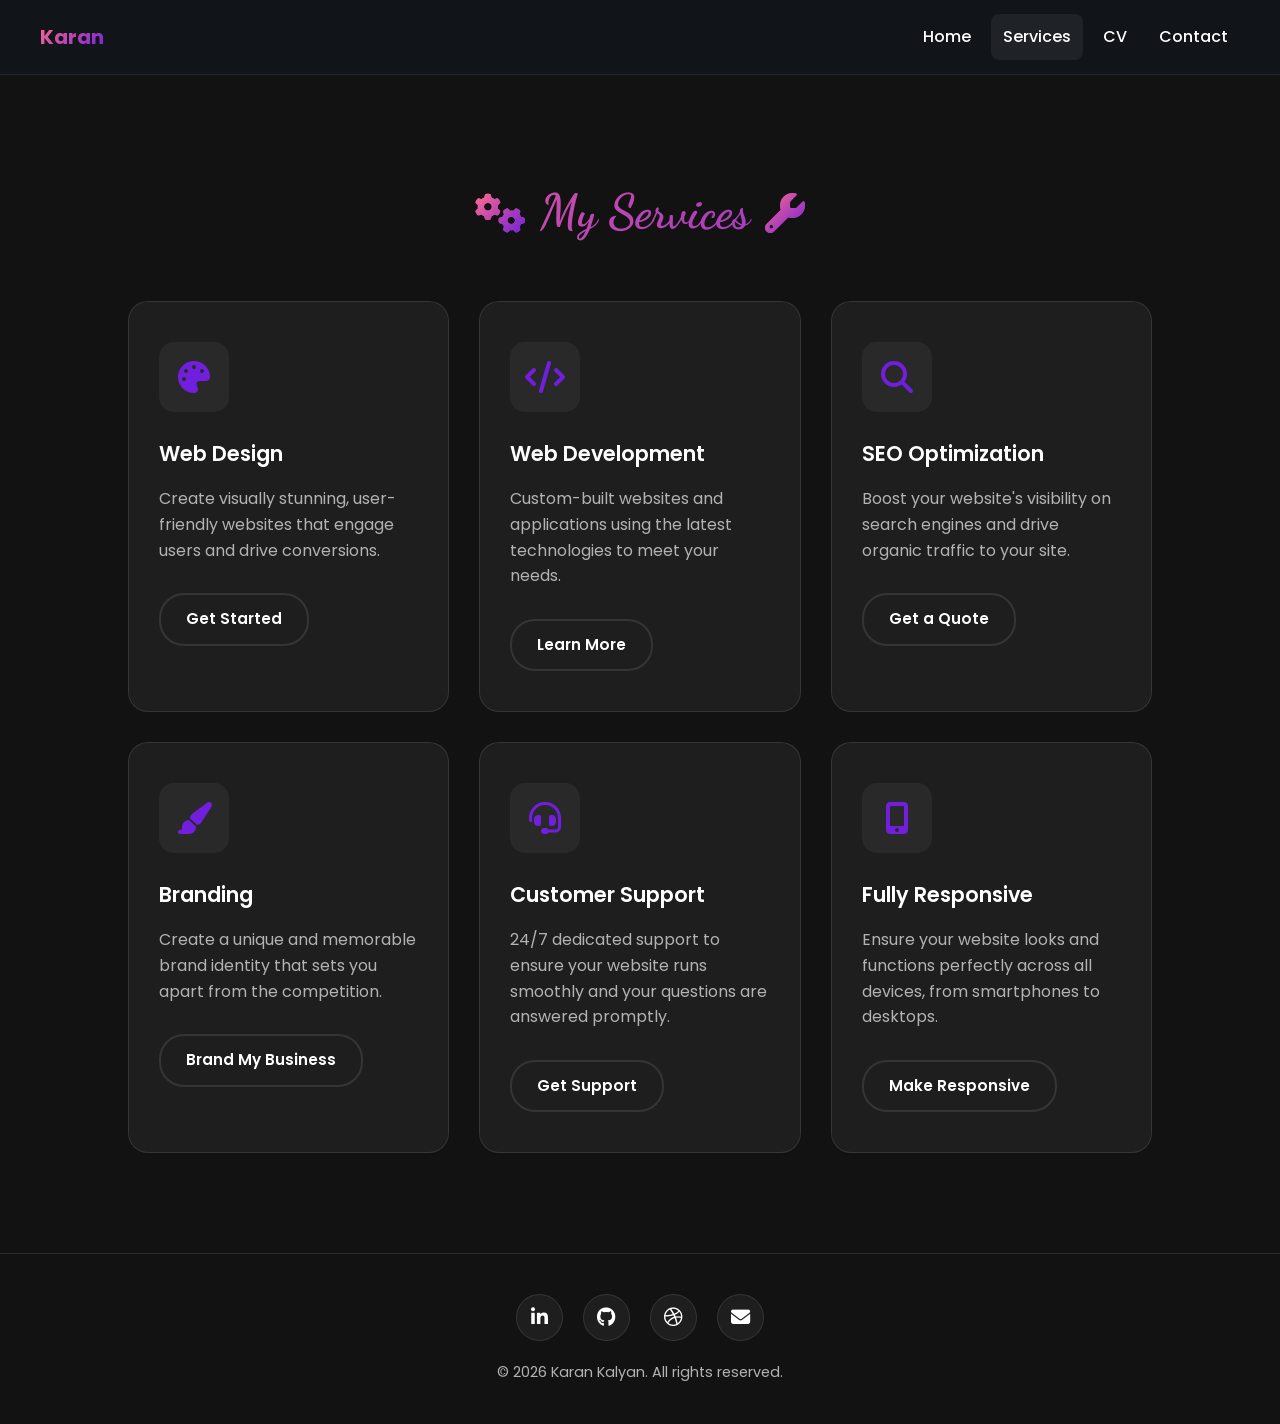
<file: services.html>
<!DOCTYPE html>
<html lang="en">
<head>
    <meta charset="UTF-8">
    <meta name="viewport" content="width=device-width, initial-scale=1.0">
    <link href="https://fonts.googleapis.com/css2?family=Dancing+Script:wght@400;700&display=swap" rel="stylesheet">
    <link href="https://fonts.googleapis.com/css2?family=Poppins:wght@300;400;500;600;700;800&display=swap" rel="stylesheet">
    <link rel="stylesheet" href="https://cdnjs.cloudflare.com/ajax/libs/font-awesome/6.7.2/css/all.min.css">
    <link rel="stylesheet" href="../css/styles.css">
    <link rel="stylesheet" href="../css/services.css">
    <title>My Services - Portfolio</title>
</head>
<body>
    <header class="site-header">
        <div class="navbar">
            <a href="index.html" class="brand">Karan</a>
            <button class="nav-toggle" aria-label="Toggle menu"><i class="fas fa-bars"></i></button>
            <ul class="nav-links">
                <li><a href="index.html">Home</a></li>
                <li><a href="services.html" style="color: #ffffff; background: rgba(255, 255, 255, 0.06);">Services</a></li>
                <li><a href="cv.html">CV</a></li>
                <li><a href="contact.html">Contact</a></li>
            </ul>
        </div>
    </header>

    <main>
        <section id="services">
            <div class="container">
                <h1 class="services-title">
                    <i class="fas fa-cogs"></i>
                    My Services
                    <i class="fas fa-wrench"></i>
                </h1>
                <div class="service-cards">
                    <!-- Web Design Service -->
                    <div class="service-card">
                        <div class="service-icon">
                            <i class="fas fa-palette"></i>
                        </div>
                        <h3>Web Design</h3>
                        <p>Create visually stunning, user-friendly websites that engage users and drive conversions.</p>
                        <a href="contact.html" class="cta-btn">Get Started</a>
                    </div>

                    <!-- Web Development Service -->
                    <div class="service-card">
                        <div class="service-icon">
                            <i class="fas fa-code"></i>
                        </div>
                        <h3>Web Development</h3>
                        <p>Custom-built websites and applications using the latest technologies to meet your needs.</p>
                        <a href="contact.html" class="cta-btn">Learn More</a>
                    </div>

                    <!-- SEO Service -->
                    <div class="service-card">
                        <div class="service-icon">
                            <i class="fas fa-search"></i>
                        </div>
                        <h3>SEO Optimization</h3>
                        <p>Boost your website's visibility on search engines and drive organic traffic to your site.</p>
                        <a href="contact.html" class="cta-btn">Get a Quote</a>
                    </div>

                    <!-- Branding Service -->
                    <div class="service-card">
                        <div class="service-icon">
                            <i class="fas fa-paint-brush"></i>
                        </div>
                        <h3>Branding</h3>
                        <p>Create a unique and memorable brand identity that sets you apart from the competition.</p>
                        <a href="contact.html" class="cta-btn">Brand My Business</a>
                    </div>

                    <!-- Customer Support Service -->
                    <div class="service-card">
                        <div class="service-icon">
                            <i class="fas fa-headset"></i>
                        </div>
                        <h3>Customer Support</h3>
                        <p>24/7 dedicated support to ensure your website runs smoothly and your questions are answered promptly.</p>
                        <a href="contact.html" class="cta-btn">Get Support</a>
                    </div>

                    <!-- Responsive Design Service -->
                    <div class="service-card">
                        <div class="service-icon">
                            <i class="fas fa-mobile-alt"></i>
                        </div>
                        <h3>Fully Responsive</h3>
                        <p>Ensure your website looks and functions perfectly across all devices, from smartphones to desktops.</p>
                        <a href="contact.html" class="cta-btn">Make Responsive</a>
                    </div>
                </div>
            </div>
        </section>
    </main>

    <footer class="footer">
        <div class="social-links">
            <a href="#" class="social-btn" aria-label="LinkedIn"><i class="fab fa-linkedin-in"></i></a>
            <a href="#" class="social-btn" aria-label="GitHub"><i class="fab fa-github"></i></a>
            <a href="#" class="social-btn" aria-label="Dribbble"><i class="fab fa-dribbble"></i></a>
            <a href="mailto:codewithkanu@gmail.com" class="social-btn" aria-label="Email"><i class="fas fa-envelope"></i></a>
        </div>
        <p>&copy; 2026 Karan Kalyan. All rights reserved.</p>
    </footer>

    <script src="../js/main.js"></script>
</body>
</html>
</file>
<file: css/styles.css>
:root {
  --nav-bg: #111418;
  --nav-text: #ffffff;
  --nav-muted: #b3b3b3;
  --nav-accent: #ff6b8b;
  --nav-border: rgba(255, 255, 255, 0.08);
}

.site-header {
  position: sticky;
  top: 0;
  z-index: 1000;
  background: var(--nav-bg);
  border-bottom: 1px solid var(--nav-border);
  backdrop-filter: saturate(180%) blur(8px);
}

.navbar {
  max-width: 1200px;
  margin: 0 auto;
  padding: 14px 20px;
  display: flex;
  align-items: center;
  justify-content: space-between;
  gap: 16px;
}

.brand {
  color: var(--nav-text);
  font-weight: 700;
  font-size: 1.25rem;
  text-decoration: none;
  background: linear-gradient(135deg, #ff6b8b, #721fdd);
  -webkit-background-clip: text;
  background-clip: text;
  -webkit-text-fill-color: transparent;
}

.nav-toggle {
  background: transparent;
  border: 1px solid var(--nav-border);
  color: var(--nav-text);
  width: 40px;
  height: 40px;
  border-radius: 8px;
  display: flex;
  align-items: center;
  justify-content: center;
  cursor: pointer;
}

.nav-links {
  list-style: none;
  display: flex;
  align-items: center;
  gap: 8px;
  margin: 0;
  padding: 0;
}

.nav-links a {
  display: block;
  color: var(--nav-text);
  text-decoration: none;
  padding: 10px 12px;
  border-radius: 8px;
  font-weight: 500;
}

.nav-links a:hover,
.nav-links a:focus {
  color: #ffffff;
  background: rgba(255, 255, 255, 0.06);
}

@media (max-width: 768px) {
  .nav-links {
    position: absolute;
    left: 0;
    right: 0;
    top: 60px;
    flex-direction: column;
    background: var(--nav-bg);
    border-bottom: 1px solid var(--nav-border);
    padding: 10px;
    max-height: 0;
    overflow: hidden;
    transition: max-height 0.25s ease;
  }

  .nav-links.open {
    max-height: 240px;
  }
}

@media (min-width: 769px) {
  .nav-toggle {
    display: none;
  }
}

/* Footer */
.footer {
    background: var(--bg-primary, #121212);
    padding: 40px 20px;
    text-align: center;
    border-top: 1px solid var(--card-border, rgba(255, 255, 255, 0.1));
}

.social-links {
    display: flex;
    justify-content: center;
    gap: 20px;
    margin-bottom: 20px;
}

.social-btn {
    width: 45px;
    height: 45px;
    border-radius: 50%;
    background: var(--card-bg, rgba(255, 255, 255, 0.05));
    color: var(--text-primary, #ffffff);
    display: flex;
    align-items: center;
    justify-content: center;
    font-size: 1.2rem;
    text-decoration: none;
    transition: all 0.3s ease;
    border: 1px solid var(--card-border, rgba(255, 255, 255, 0.1));
}

.social-btn:hover {
    background: var(--accent-gradient, linear-gradient(135deg, #ff6b8b, #721fdd));
    color: white;
    transform: translateY(-3px);
    border-color: transparent;
}

.footer p {
    color: var(--text-secondary, #B3B3B3);
    font-size: 0.9rem;
    margin: 0;
}
</file>
<file: css/index.css>
:root {
    --bg-primary: #0a0a0a;
    --bg-secondary: #16161a;
    --text-primary: #ffffff;
    --text-secondary: #94a1b2;
    --accent-gradient: linear-gradient(135deg, #ff6b8b, #721fdd);
    --card-bg: rgba(255, 255, 255, 0.03);
    --card-border: rgba(255, 255, 255, 0.08);
    --heading-font: 'Poppins', sans-serif;
    --purple-color: #721fdd;
    --coral-color: #ff6b8b;
}

* {
    margin: 0;
    padding: 0;
    box-sizing: border-box;
    scroll-behavior: smooth;
}

body {
    background-color: var(--bg-primary);
    color: var(--text-primary);
    font-family: 'Poppins', sans-serif;
    line-height: 1.6;
    overflow-x: hidden;
}

/* Hero Section */
.hero {
    min-height: calc(100vh - 70px);
    display: flex;
    align-items: center;
    justify-content: center;
    position: relative;
    padding: 60px 20px;
    overflow: hidden;
}

.hero::before {
    content: '';
    position: absolute;
    top: -10%;
    left: -10%;
    width: 50vw;
    height: 50vw;
    background: radial-gradient(circle, rgba(114,31,221,0.15) 0%, rgba(10,10,10,0) 70%);
    border-radius: 50%;
    z-index: 0;
}

.hero::after {
    content: '';
    position: absolute;
    bottom: -20%;
    right: -10%;
    width: 60vw;
    height: 60vw;
    background: radial-gradient(circle, rgba(255,107,139,0.1) 0%, rgba(10,10,10,0) 70%);
    border-radius: 50%;
    z-index: 0;
}

.hero-container {
    max-width: 1200px;
    width: 100%;
    margin: 0 auto;
    position: relative;
    z-index: 2;
    display: grid;
    grid-template-columns: 1fr 1fr;
    gap: 50px;
    align-items: center;
}

.hero-text h3 {
    font-size: 1.5rem;
    color: var(--text-secondary);
    font-weight: 500;
    margin-bottom: 10px;
    letter-spacing: 2px;
    text-transform: uppercase;
}

.hero-text h1 {
    font-size: 4.5rem;
    font-weight: 800;
    line-height: 1.1;
    margin-bottom: 20px;
}

.hero-name {
    background: var(--accent-gradient);
    -webkit-background-clip: text;
    background-clip: text;
    -webkit-text-fill-color: transparent;
}

.hero-text h2 {
    font-size: 2rem;
    color: var(--text-primary);
    margin-bottom: 25px;
    font-weight: 600;
}

.hero-text p {
    color: var(--text-secondary);
    font-size: 1.1rem;
    margin-bottom: 40px;
    max-width: 500px;
}

.hero-actions {
    display: flex;
    gap: 20px;
    flex-wrap: wrap;
}

.btn {
    display: inline-flex;
    align-items: center;
    justify-content: center;
    gap: 10px;
    padding: 15px 35px;
    border-radius: 30px;
    font-size: 1rem;
    font-weight: 600;
    text-decoration: none;
    transition: all 0.3s ease;
    cursor: pointer;
}

.btn-primary {
    background: var(--accent-gradient);
    color: white;
    border: none;
    box-shadow: 0 10px 20px rgba(114, 31, 221, 0.2);
}

.btn-primary:hover {
    transform: translateY(-3px);
    box-shadow: 0 15px 25px rgba(255, 107, 139, 0.3);
}

.btn-secondary {
    background: transparent;
    color: var(--text-primary);
    border: 2px solid var(--card-border);
}

.btn-secondary:hover {
    background: var(--card-bg);
    border-color: rgba(255,255,255,0.2);
    transform: translateY(-3px);
}

.hero-visual {
    position: relative;
    display: flex;
    justify-content: center;
    align-items: center;
}

.avatar-container {
    width: 400px;
    height: 400px;
    position: relative;
    border-radius: 30px;
    background: var(--bg-secondary);
    border: 1px solid var(--card-border);
    display: flex;
    justify-content: center;
    align-items: center;
    overflow: hidden;
    box-shadow: 0 20px 40px rgba(0,0,0,0.4);
}

.avatar-placeholder {
    font-size: 8rem;
    background: var(--accent-gradient);
    -webkit-background-clip: text;
    background-clip: text;
    -webkit-text-fill-color: transparent;
}

.floating-badge {
    position: absolute;
    background: rgba(20, 20, 25, 0.8);
    backdrop-filter: blur(10px);
    border: 1px solid var(--card-border);
    padding: 15px 25px;
    border-radius: 15px;
    display: flex;
    align-items: center;
    gap: 15px;
    box-shadow: 0 15px 30px rgba(0,0,0,0.3);
    animation: float 4s ease-in-out infinite;
}

.badge-1 {
    top: 40px;
    left: -30px;
}

.badge-2 {
    bottom: 40px;
    right: -30px;
    animation-delay: 2s;
}

.badge-icon {
    font-size: 2rem;
    background: var(--accent-gradient);
    -webkit-background-clip: text;
    background-clip: text;
    -webkit-text-fill-color: transparent;
}

.badge-text {
    font-weight: 600;
    color: var(--text-primary);
}

.badge-sub {
    font-size: 0.8rem;
    color: var(--text-secondary);
}

@keyframes float {
    0% { transform: translateY(0px); }
    50% { transform: translateY(-15px); }
    100% { transform: translateY(0px); }
}

.features {
    padding: 100px 20px;
    background-color: var(--bg-secondary);
    position: relative;
}

.section-header {
    text-align: center;
    margin-bottom: 60px;
}

.section-title {
    font-size: 2.5rem;
    margin-bottom: 15px;
    color: var(--text-primary);
}

.section-subtitle {
    color: var(--text-secondary);
    font-size: 1.1rem;
    max-width: 600px;
    margin: 0 auto;
}

.features-grid {
    max-width: 1200px;
    margin: 0 auto;
    display: grid;
    grid-template-columns: repeat(auto-fit, minmax(300px, 1fr));
    gap: 30px;
}

.feature-card {
    background: var(--card-bg);
    border: 1px solid var(--card-border);
    border-radius: 20px;
    padding: 40px 30px;
    transition: all 0.4s ease;
    position: relative;
    overflow: hidden;
}

.feature-card:hover {
    transform: translateY(-10px);
    border-color: rgba(255, 107, 139, 0.3);
    box-shadow: 0 20px 40px rgba(0,0,0,0.2);
}

.feature-icon {
    width: 70px;
    height: 70px;
    border-radius: 15px;
    background: rgba(255,255,255,0.05);
    display: flex;
    align-items: center;
    justify-content: center;
    font-size: 2rem;
    margin-bottom: 25px;
    color: var(--purple-color);
    transition: all 0.3s ease;
}

.feature-card:hover .feature-icon {
    background: var(--accent-gradient);
    color: white;
    transform: scale(1.1) rotate(5deg);
}

.feature-title {
    font-size: 1.3rem;
    font-weight: 600;
    margin-bottom: 15px;
}

.feature-desc {
    color: var(--text-secondary);
    font-size: 1rem;
}

@media (max-width: 992px) {
    .hero-container {
        grid-template-columns: 1fr;
        text-align: center;
        gap: 60px;
    }

    .hero-text h1 {
        font-size: 3.5rem;
    }

    .hero-text p {
        margin: 0 auto 40px auto;
    }

    .hero-actions {
        justify-content: center;
    }
    
    .floating-badge {
        display: none;
    }
    
    .avatar-container {
        margin: 0 auto;
        width: 300px;
        height: 300px;
    }
}

@media (max-width: 576px) {
    .hero-text h1 {
        font-size: 2.5rem;
    }

    .hero-text h2 {
        font-size: 1.5rem;
    }

    .btn {
        width: 100%;
    }
    
    .avatar-container {
        width: 250px;
        height: 250px;
    }
}
</file>
<file: my-portfolio/src/css/styles.css>
:root {
  --bg: #f5efe6;
  --bg-soft: #fcf8f2;
  --surface: rgba(255, 255, 255, 0.9);
  --ink: #1b2430;
  --muted: #627081;
  --line: rgba(27, 36, 48, 0.12);
  --brand: #a7672d;
  --brand-deep: #7a4d22;
  --accent: #1e5f59;
  --accent-soft: #e5f1ef;
  --success: #1d7a55;
  --shadow-lg: 0 24px 80px rgba(24, 32, 45, 0.14);
  --shadow-md: 0 14px 35px rgba(24, 32, 45, 0.1);
  --radius-lg: 28px;
  --radius-md: 20px;
  --radius-sm: 14px;
  --container: min(1160px, calc(100vw - 32px));
}

* {
  box-sizing: border-box;
}

html {
  scroll-behavior: smooth;
}

body {
  margin: 0;
  color: var(--ink);
  font-family: "Segoe UI", "Helvetica Neue", Arial, sans-serif;
  line-height: 1.6;
  background:
    radial-gradient(circle at top left, rgba(167, 103, 45, 0.14), transparent 34%),
    radial-gradient(circle at top right, rgba(30, 95, 89, 0.14), transparent 30%),
    linear-gradient(180deg, #f9f4ec 0%, var(--bg) 45%, #f1eadf 100%);
}

body.menu-open {
  overflow: hidden;
}

a {
  color: inherit;
  text-decoration: none;
}

button,
input,
select,
textarea {
  font: inherit;
}

.page-shell {
  overflow: hidden;
}

.container {
  width: var(--container);
  margin: 0 auto;
}

.site-header {
  position: sticky;
  top: 0;
  z-index: 40;
  backdrop-filter: blur(20px);
  background: rgba(249, 244, 236, 0.82);
  border-bottom: 1px solid rgba(27, 36, 48, 0.08);
}

.topbar,
.nav-row,
.hero-grid,
.section-head,
.footer-grid,
.cards-grid,
.service-cards,
.pricing-grid,
.testimonial-grid,
.faq-grid,
.two-column,
.steps,
.policy-grid,
.blog-grid,
.contact-grid {
  display: grid;
  gap: 24px;
}

.topbar,
.nav-links,
.header-cta,
.hero-actions,
.contact-actions,
.cta-actions,
.footer-links,
.chips,
.mobile-contact-bar {
  display: flex;
  flex-wrap: wrap;
  gap: 12px;
  align-items: center;
}

.topbar {
  grid-template-columns: 1fr auto;
  padding: 12px 0;
  color: var(--muted);
  font-size: 0.92rem;
}

.nav-row {
  grid-template-columns: auto 1fr auto;
  align-items: center;
  padding: 18px 0;
}

.brand-mark {
  display: flex;
  align-items: center;
  gap: 14px;
}

.brand-badge {
  width: 50px;
  height: 50px;
  border-radius: 18px;
  display: grid;
  place-items: center;
  color: #fff;
  font-weight: 800;
  letter-spacing: 0.08em;
  background: linear-gradient(135deg, var(--brand), var(--brand-deep));
  box-shadow: var(--shadow-md);
}

.brand-copy {
  display: grid;
  gap: 2px;
}

.brand-title {
  font-size: 1.15rem;
  font-weight: 800;
  letter-spacing: 0.08em;
  text-transform: uppercase;
}

.brand-tagline,
.lead,
.meta,
.card p,
.service-card p,
.price-card p,
.policy-card p {
  color: var(--muted);
}

.brand-tagline {
  font-size: 0.86rem;
}

.nav-links {
  justify-content: center;
}

.nav-links a {
  padding: 10px 14px;
  border-radius: 999px;
  color: var(--muted);
  font-weight: 700;
}

.nav-links a:hover,
.nav-links a[aria-current="page"] {
  color: var(--ink);
  background: rgba(255, 255, 255, 0.72);
}

.nav-toggle {
  display: none;
  width: 46px;
  height: 46px;
  border-radius: 14px;
  border: 1px solid var(--line);
  background: rgba(255, 255, 255, 0.78);
}

.button,
.button-outline,
.button-link {
  display: inline-flex;
  align-items: center;
  justify-content: center;
  gap: 10px;
  min-height: 48px;
  padding: 0 18px;
  border-radius: 999px;
  font-weight: 700;
  border: 1px solid transparent;
}

.button {
  background: linear-gradient(135deg, var(--brand), var(--brand-deep));
  color: #fff;
  box-shadow: 0 14px 28px rgba(122, 77, 34, 0.24);
}

.button-outline {
  background: rgba(255, 255, 255, 0.76);
  border-color: var(--line);
}

.button-link {
  padding-left: 0;
  min-height: auto;
  color: var(--accent);
}

.button-link::after {
  content: "->";
}

.hero,
.page-hero {
  padding: 48px 0 28px;
}

.hero-grid,
.two-column,
.contact-grid {
  grid-template-columns: repeat(2, minmax(0, 1fr));
}

.hero-copy,
.hero-panel,
.card,
.service-card,
.price-card,
.testimonial,
.faq-item,
.policy-card,
.blog-card,
.contact-panel,
.cta-band {
  background: var(--surface);
  border: 1px solid rgba(255, 255, 255, 0.72);
  box-shadow: var(--shadow-md);
  border-radius: var(--radius-lg);
}

.hero-copy,
.hero-panel,
.card,
.service-card,
.price-card,
.testimonial,
.policy-card,
.blog-card,
.contact-panel,
.cta-band {
  padding: 28px;
}

.hero-panel {
  position: relative;
  overflow: hidden;
}

.hero-panel::after {
  content: "";
  position: absolute;
  right: -90px;
  bottom: -90px;
  width: 220px;
  height: 220px;
  border-radius: 50%;
  background: radial-gradient(circle, rgba(167, 103, 45, 0.2), transparent 70%);
}

.eyebrow,
.page-label,
.chip {
  display: inline-flex;
  align-items: center;
  padding: 8px 12px;
  border-radius: 999px;
  font-size: 0.82rem;
  font-weight: 800;
}

.eyebrow,
.chip {
  color: var(--accent);
  background: var(--accent-soft);
}

.page-label {
  padding-left: 0;
  color: var(--brand-deep);
  letter-spacing: 0.08em;
  text-transform: uppercase;
  background: transparent;
}

h1,
h2,
h3 {
  margin: 0;
  line-height: 1.12;
}

h1 {
  font-size: clamp(2.6rem, 6vw, 4.8rem);
  margin-top: 16px;
}

h2 {
  font-size: clamp(1.9rem, 3vw, 3rem);
}

h3 {
  font-size: 1.24rem;
}

.hero-points,
.plain-list,
.service-list,
.pricing-list,
.footer-list {
  list-style: none;
  margin: 0;
  padding: 0;
}

.hero-points,
.service-list,
.pricing-list,
.footer-list {
  display: grid;
  gap: 12px;
}

.hero-points li,
.plain-list li,
.service-list li,
.pricing-list li,
.footer-list li {
  position: relative;
  padding-left: 20px;
}

.hero-points li::before,
.plain-list li::before,
.service-list li::before,
.pricing-list li::before,
.footer-list li::before {
  content: "";
  position: absolute;
  left: 0;
  top: 0.72em;
  width: 8px;
  height: 8px;
  border-radius: 50%;
  background: linear-gradient(135deg, var(--brand), var(--accent));
}

.metrics,
.trust-grid,
.cards-grid,
.service-cards,
.pricing-grid,
.testimonial-grid,
.faq-grid,
.policy-grid,
.blog-grid {
  display: grid;
  grid-template-columns: repeat(3, minmax(0, 1fr));
  gap: 24px;
}

.metrics {
  grid-template-columns: repeat(3, minmax(0, 1fr));
}

.metric,
.trust-card,
.step {
  padding: 22px;
  border-radius: var(--radius-md);
  background: rgba(255, 255, 255, 0.7);
  border: 1px solid rgba(27, 36, 48, 0.08);
}

.metric strong {
  display: block;
  font-size: 2rem;
}

.section {
  padding: 38px 0;
}

.section-head {
  grid-template-columns: minmax(0, 1fr) auto;
  align-items: end;
  margin-bottom: 24px;
}

.steps {
  grid-template-columns: repeat(4, minmax(0, 1fr));
}

.card-icon,
.service-icon,
.step-number {
  width: 50px;
  height: 50px;
  border-radius: 16px;
  display: grid;
  place-items: center;
  color: var(--brand-deep);
  font-weight: 800;
  background: rgba(167, 103, 45, 0.14);
}

.price-card.featured {
  background: linear-gradient(180deg, rgba(255, 255, 255, 0.96), #fff4e8);
}

.cta-band {
  background: linear-gradient(135deg, rgba(27, 36, 48, 0.96), rgba(30, 95, 89, 0.9));
  color: #fff;
  box-shadow: var(--shadow-lg);
}

.cta-band .button-outline,
.cta-band p {
  color: rgba(255, 255, 255, 0.86);
}

.cta-band .button-outline {
  border-color: rgba(255, 255, 255, 0.18);
  background: rgba(255, 255, 255, 0.1);
}

.price-row {
  margin: 12px 0 18px;
}

.price-row strong {
  font-size: 2rem;
}

.faq-item {
  padding: 0;
}

.faq-item button {
  width: 100%;
  padding: 20px 22px;
  border: 0;
  background: transparent;
  text-align: left;
  font-weight: 700;
  display: flex;
  justify-content: space-between;
}

.faq-answer {
  padding: 0 22px 20px;
  color: var(--muted);
}

.faq-answer[hidden] {
  display: none;
}

.form-grid {
  display: grid;
  grid-template-columns: repeat(2, minmax(0, 1fr));
  gap: 14px;
}

.field,
.field-full {
  display: grid;
  gap: 8px;
}

.field-full {
  grid-column: 1 / -1;
}

label {
  font-size: 0.92rem;
  font-weight: 700;
}

input,
select,
textarea {
  width: 100%;
  padding: 14px 16px;
  border-radius: 16px;
  border: 1px solid var(--line);
  background: rgba(255, 255, 255, 0.94);
}

textarea {
  min-height: 120px;
  resize: vertical;
}

.form-success {
  display: none;
  margin-top: 14px;
  padding: 14px 16px;
  border-radius: 16px;
  background: rgba(29, 122, 85, 0.1);
  color: var(--success);
}

.form-success.is-visible {
  display: block;
}

.table-wrap {
  overflow-x: auto;
  border: 1px solid var(--line);
  border-radius: var(--radius-md);
}

table {
  width: 100%;
  border-collapse: collapse;
  background: rgba(255, 255, 255, 0.82);
}

th,
td {
  padding: 16px;
  border-bottom: 1px solid var(--line);
  text-align: left;
}

th {
  color: var(--muted);
  text-transform: uppercase;
  font-size: 0.88rem;
}

.footer {
  padding: 52px 0 120px;
}

.footer-grid {
  grid-template-columns: 1.2fr 0.8fr 0.8fr 1fr;
}

.copyright {
  margin-top: 24px;
  padding-top: 24px;
  border-top: 1px solid var(--line);
  display: flex;
  justify-content: space-between;
  gap: 16px;
  flex-wrap: wrap;
  color: var(--muted);
}

.breadcrumb {
  display: flex;
  gap: 10px;
  flex-wrap: wrap;
  color: var(--muted);
  font-size: 0.9rem;
}

.mobile-contact-bar {
  position: fixed;
  left: 12px;
  right: 12px;
  bottom: 12px;
  z-index: 50;
  display: none;
  padding: 12px;
  border-radius: 18px;
  background: rgba(27, 36, 48, 0.94);
  box-shadow: var(--shadow-lg);
}

.mobile-contact-bar a {
  flex: 1;
  min-height: 46px;
  border-radius: 14px;
  display: inline-flex;
  align-items: center;
  justify-content: center;
  color: #fff;
  font-weight: 700;
}

.mobile-contact-bar a:first-child {
  background: rgba(255, 255, 255, 0.14);
}

.mobile-contact-bar a:last-child {
  background: linear-gradient(135deg, var(--brand), var(--brand-deep));
}

@media (max-width: 960px) {
  .nav-row,
  .hero-grid,
  .two-column,
  .contact-grid,
  .section-head,
  .footer-grid {
    grid-template-columns: 1fr;
  }

  .cards-grid,
  .service-cards,
  .pricing-grid,
  .testimonial-grid,
  .faq-grid,
  .policy-grid,
  .blog-grid,
  .steps {
    grid-template-columns: repeat(2, minmax(0, 1fr));
  }

  .nav-toggle {
    display: inline-grid;
    place-items: center;
  }

  .nav-links,
  .header-cta {
    display: none;
  }

  .site-header.is-open .nav-links,
  .site-header.is-open .header-cta {
    display: flex;
    justify-content: flex-start;
  }

  .site-header.is-open .nav-links {
    flex-direction: column;
    align-items: stretch;
  }
}

@media (max-width: 720px) {
  .topbar {
    grid-template-columns: 1fr;
  }

  .cards-grid,
  .service-cards,
  .pricing-grid,
  .testimonial-grid,
  .faq-grid,
  .policy-grid,
  .blog-grid,
  .metrics,
  .form-grid,
  .steps {
    grid-template-columns: 1fr;
  }

  .hero-copy,
  .hero-panel,
  .card,
  .service-card,
  .price-card,
  .testimonial,
  .blog-card,
  .policy-card,
  .contact-panel,
  .cta-band {
    padding: 22px;
  }

  .mobile-contact-bar {
    display: flex;
  }

  .footer {
    padding-bottom: 150px;
  }
}
</file>
<file: css/contact.css>
:root {
            --bg-primary: #121212;
            --bg-secondary: #1E1E1E;
            --text-primary: #FFFFFF;
            --text-secondary: #B3B3B3;
            --accent-gradient: linear-gradient(135deg, #ff6b8b, #721fdd);
            --card-bg: rgba(255, 255, 255, 0.05);
            --card-border: rgba(255, 255, 255, 0.1);
        }

        body {
            margin: 0;
            padding: 0;
            background-color: var(--bg-primary);
            color: var(--text-primary);
            font-family: Arial, sans-serif;
            line-height: 1.6;
        }

        .container {
            max-width: 900px;
            margin: 40px auto;
            padding: 0 20px;
        }

        .contact-wrapper {
            display: grid;
            grid-template-columns: 1fr 1.5fr;
            gap: 30px;
            background: var(--bg-secondary);
            border-radius: 15px;
            overflow: hidden;
        }

        .contact-info {
            padding: 30px;
            background: rgba(255, 107, 139, 0.05);
        }

        .info-title {
            font-size: 1.5rem;
            margin-bottom: 25px;
            color: var(--text-primary);
            font-weight: 600;
        }

        .info-item {
            display: flex;
            align-items: center;
            gap: 15px;
            margin-bottom: 20px;
            padding: 10px;
            border-radius: 8px;
            transition: all 0.3s ease;
        }

        .info-item:hover {
            background: rgba(255, 255, 255, 0.05);
            transform: translateX(5px);
        }

        .info-item i {
            width: 35px;
            height: 35px;
            display: flex;
            align-items: center;
            justify-content: center;
            border-radius: 50%;
            background: var(--accent-gradient);
            color: white;
            font-size: 1rem;
            -webkit-background-clip: text;
            background-clip: text;
        }

        .info-content h3 {
            margin: 0 0 5px 0;
            font-size: 1rem;
            color: var(--text-secondary);
        }

        .info-content p, .info-content a {
            margin: 0;
            color: var(--text-primary);
            text-decoration: none;
            transition: color 0.3s ease;
        }

        .info-content a:hover {
            color: #ff6b8b;
        }

        .social-media {
            margin-top: 30px;
        }

        .social-title {
            font-size: 1.2rem;
            margin-bottom: 15px;
            color: var(--text-primary);
        }

        .social-icons {
            display: flex;
            gap: 15px;
        }

        .social-icon {
            width: 35px;
            height: 35px;
            display: flex;
            align-items: center;
            justify-content: center;
            border-radius: 50%;
            background: var(--card-bg);
            color: var(--text-primary);
            text-decoration: none;
            transition: all 0.3s ease;
            font-size: 1.2rem;
        }

        .social-icon:hover {
            transform: translateY(-3px);
            background: var(--accent-gradient);
        }

        .contact-form {
            padding: 30px;
        }

        .form-title {
            font-size: 1.5rem;
            margin-bottom: 25px;
            color: var(--text-primary);
            font-weight: 600;
        }

        .form-group {
            margin-bottom: 20px;
        }

        .form-group label {
            display: block;
            margin-bottom: 5px;
            color: var(--text-secondary);
            font-size: 0.9rem;
        }

        .form-group input,
        .form-group textarea {
            width: 100%;
            padding: 10px;
            background: var(--card-bg);
            border: 1px solid var(--card-border);
            border-radius: 8px;
            color: var (--text-primary);
            font-size: 0.9rem;
            transition: all 0.3s ease;
        }

        .form-group textarea {
            height: 120px;
            resize: vertical;
        }

        .form-group input:focus,
        .form-group textarea:focus {
            outline: none;
            border-color: #ff6b8b;
            background: rgba(255, 255, 255, 0.1);
        }

        .submit-btn {
            width: 100%;
            padding: 12px;
            background: var(--accent-gradient);
            color: white;
            border: none;
            border-radius: 8px;
            font-size: 1rem;
            cursor: pointer;
            transition: all 0.3s ease;
            display: flex;
            align-items: center;
            justify-content: center;
            gap: 8px;
        }

        .submit-btn:hover {
            transform: translateY(-2px);
            box-shadow: 0 5px 15px rgba(255, 107, 139, 0.2);
        }

        @media (max-width: 768px) {
            .contact-wrapper {
                grid-template-columns: 1fr;
            }

            .container {
                margin: 20px auto;
            }

            .contact-info {
                padding: 20px;
            }

            .contact-form {
                padding: 20px;
            }
        }

        /* Adding styles for animated heading */
        .contact-header {
            text-align: center;
            padding: 40px 0;
            margin-bottom: 30px;
        }

        .contact-header h1 {
            font-size: 2.8rem;
            margin: 0;
            display: flex;
            align-items: center;
            justify-content: center;
            gap: 15px;
            background: var(--accent-gradient);
            -webkit-background-clip: text;
            background-clip: text;
            -webkit-text-fill-color: transparent;
            font-family: 'Dancing Script', cursive;
        }

        .contact-header i {
            font-size: 2rem;
            animation: bounce 2s infinite;
            -webkit-background-clip: text;
            background-clip: text;
        }

        .contact-header .left-icon {
            animation-delay: 0s;
        }

        .contact-header .right-icon {
            animation-delay: 0.5s;
        }

        @keyframes bounce {
            0%, 100% { transform: translateY(0) rotate(0deg); }
            50% { transform: translateY(-10px) rotate(10deg); }
        }

        /* Adding styles for map section */
        .map-section {
            margin-top: 50px;
            padding: 20px;
            background: var(--bg-secondary);
            border-radius: 15px;
        }

        .map-container {
            width: 100%;
            height: 300px;
            border-radius: 10px;
            overflow: hidden;
        }

        .map-container iframe {
            width: 100%;
            height: 100%;
            border: none;
        }

        /* Additional responsive adjustments */
        @media (max-width: 768px) {
            .contact-header h1 {
                font-size: 2rem;
            }

            .contact-header i {
                font-size: 1.6rem;
            }

            .map-container {
                height: 250px;
            }
        }
</file>
<file: css/cv.css>
:root {
            --bg-primary: #121212;
            --bg-secondary: #1E1E1E;
            --text-primary: #FFFFFF;
            --text-secondary: #B3B3B3;
            --accent-gradient: linear-gradient(135deg, #ff6b8b, #721fdd);
            --card-bg: rgba(255, 255, 255, 0.05);
            --card-border: rgba(255, 255, 255, 0.1);
            --heading-font: 'Poppins', sans-serif;
        }

        * {
            margin: 0;
            padding: 0;
            box-sizing: border-box;
        }

        body {
            background-color: var(--bg-primary);
            color: var(--text-primary);
            font-family: 'Poppins', sans-serif;
            line-height: 1.6;
            padding: 40px 20px;
        }

        .cv-container {
            max-width: 1000px;
            margin: 0 auto;
            background: var(--bg-secondary);
            border-radius: 20px;
            overflow: hidden;
            box-shadow: 0 0 40px rgba(0, 0, 0, 0.3);
        }

        .cv-header {
            background: var(--bg-secondary);
            padding: 50px;
            position: relative;
            overflow: hidden;
        }

        .header-content {
            position: relative;
            z-index: 2;
            display: grid;
            grid-template-columns: auto 1fr;
            gap: 40px;
            align-items: center;
        }

        .profile-img {
            width: 180px;
            height: 180px;
            border-radius: 20px;
            object-fit: cover;
            border: 4px solid transparent;
            background: var(--accent-gradient);
            padding: 4px;
        }

        .header-text {
            color: var(--text-primary);
        }

        .cv-name {
            font-size: 2.8rem;
            font-weight: 700;
            margin-bottom: 10px;
            background: var(--accent-gradient);
            -webkit-background-clip: text;
            background-clip: text;
            -webkit-text-fill-color: transparent;
        }

        .cv-title {
            font-size: 1.4rem;
            color: var(--text-secondary);
            margin-bottom: 20px;
            font-weight: 500;
        }

        .cv-contact {
            display: flex;
            flex-wrap: wrap;
            gap: 20px;
        }

        .contact-item {
            display: flex;
            align-items: center;
            gap: 10px;
            color: var(--text-secondary);
            transition: all 0.3s ease;
        }

        .contact-item:hover {
            color: #ff6b8b;
        }

        .contact-item i {
            font-size: 1.2rem;
            color: #ff6b8b;
        }

        .section {
            padding: 40px 50px;
            border-bottom: 1px solid var(--card-border);
        }

        .section-title {
            font-size: 1.8rem;
            margin-bottom: 30px;
            color: #ff6b8b;
            display: flex;
            align-items: center;
            gap: 15px;
            font-weight: 600;
        }

        .section-title i {
            font-size: 1.5rem;
        }

        .about-text {
            color: var(--text-secondary);
            font-size: 1.1rem;
            line-height: 1.8;
            margin-bottom: 20px;
        }

        .skills-grid {
            display: grid;
            grid-template-columns: repeat(auto-fit, minmax(250px, 1fr));
            gap: 30px;
        }

        .skill-category {
            background: var(--card-bg);
            padding: 25px;
            border-radius: 15px;
            border: 1px solid var(--card-border);
            transition: transform 0.3s ease;
        }

        .skill-category:hover {
            transform: translateY(-5px);
        }

        .skill-category h3 {
            color: #ff6b8b;
            margin-bottom: 20px;
            font-size: 1.3rem;
            font-weight: 600;
        }

        .skill-list {
            list-style: none;
        }

        .skill-item {
            display: flex;
            align-items: center;
            margin-bottom: 15px;
            color: var(--text-secondary);
        }

        .skill-item i {
            width: 25px;
            margin-right: 10px;
            color: #ff6b8b;
        }

        .progress-bar {
            height: 6px;
            background: var(--card-bg);
            border-radius: 3px;
            margin-left: 15px;
            flex: 1;
            overflow: hidden;
        }

        .progress {
            height: 100%;
            background: var(--accent-gradient);
            border-radius: 3px;
            transition: width 1s ease;
        }

        .experience-grid,
        .education-grid {
            display: grid;
            gap: 30px;
        }

        .timeline-item {
            background: var(--card-bg);
            padding: 30px;
            border-radius: 15px;
            border: 1px solid var(--card-border);
            position: relative;
            transition: transform 0.3s ease;
        }

        .timeline-item:hover {
            transform: translateX(10px);
        }

        .timeline-item::before {
            content: "";
            position: absolute;
            left: -10px;
            top: 30px;
            width: 20px;
            height: 20px;
            background: var(--accent-gradient);
            border-radius: 50%;
        }

        .timeline-header {
            margin-bottom: 15px;
        }

        .timeline-title {
            font-size: 1.3rem;
            color: var(--text-primary);
            margin-bottom: 5px;
            font-weight: 600;
        }

        .timeline-subtitle {
            color: #ff6b8b;
            font-weight: 500;
            margin-bottom: 10px;
        }

        .timeline-date {
            color: var(--text-secondary);
            font-size: 0.9rem;
            font-weight: 500;
        }

        .timeline-content {
            color: var(--text-secondary);
        }

        .achievement-list {
            list-style: none;
            margin-top: 15px;
        }

        .achievement-item {
            display: flex;
            align-items: baseline;
            gap: 10px;
            margin-bottom: 10px;
            color: var(--text-secondary);
        }

        .achievement-item::before {
            content: "•";
            color: #ff6b8b;
            font-size: 1.5rem;
        }

        .certifications {
            display: grid;
            grid-template-columns: repeat(auto-fit, minmax(250px, 1fr));
            gap: 20px;
        }

        .certification-item {
            background: var(--card-bg);
            padding: 20px;
            border-radius: 10px;
            border: 1px solid var(--card-border);
            transition: transform 0.3s ease;
        }

        .certification-item:hover {
            transform: translateY(-5px);
        }

        .certification-title {
            color: var(--text-primary);
            margin-bottom: 10px;
            font-weight: 500;
        }

        .certification-issuer {
            color: #ff6b8b;
            font-size: 0.9rem;
            margin-bottom: 5px;
        }

        .certification-date {
            color: var(--text-secondary);
            font-size: 0.8rem;
        }

        .languages {
            display: grid;
            grid-template-columns: repeat(auto-fit, minmax(200px, 1fr));
            gap: 20px;
        }

        .language-item {
            background: var(--card-bg);
            padding: 15px;
            border-radius: 10px;
            border: 1px solid var(--card-border);
            display: flex;
            justify-content: space-between;
            align-items: center;
        }

        .language-name {
            color: var (--text-primary);
            font-weight: 500;
        }

        .language-level {
            color: #ff6b8b;
            font-size: 0.9rem;
        }

        .download-btn {
            position: fixed;
            bottom: 30px;
            right: 30px;
            background: var(--accent-gradient);
            color: white;
            padding: 15px 30px;
            border: none;
            border-radius: 25px;
            cursor: pointer;
            display: flex;
            align-items: center;
            gap: 10px;
            font-size: 1rem;
            font-weight: 500;
            transition: all 0.3s ease;
            z-index: 100;
        }

        .download-btn:hover {
            transform: translateY(-3px);
            box-shadow: 0 5px 15px rgba(255, 107, 139, 0.3);
        }

        @media print {
            body {
                padding: 0;
                background: white;
            }

            .cv-container {
                box-shadow: none;
            }

            .download-btn {
                display: none;
            }
        }

        @media (max-width: 768px) {
            .header-content {
                grid-template-columns: 1fr;
                text-align: center;
                gap: 20px;
            }

            .profile-img {
                margin: 0 auto;
            }

            .cv-contact {
                justify-content: center;
            }

            .section {
                padding: 30px;
            }

            .section-title {
                font-size: 1.5rem;
            }

            .skills-grid,
            .certifications,
            .languages {
                grid-template-columns: 1fr;
            }
        }
</file>
<file: css/services.css>
/* Dark theme color variables */
        :root {
            --bg-primary: #121212;
            --bg-secondary: #1E1E1E;
            --text-primary: #FFFFFF;
            --text-secondary: #B3B3B3;
            --accent-gradient: linear-gradient(135deg, #ff6b8b, #721fdd);
            --card-bg: rgba(255, 255, 255, 0.05);
            --card-border: rgba(255, 255, 255, 0.1);
        }

        body {
            margin: 0;
            padding: 0;
            background-color: var(--bg-primary);
            color: var(--text-primary);
            font-family: 'Poppins', Arial, sans-serif;
            line-height: 1.6;
        }

        /* Services Section */
        #services {
            padding: 60px 0 100px;
            background-color: var(--bg-primary);
        }

        .container {
            width: 80%;
            margin: 0 auto;
            text-align: center;
        }

        .services-title {
            font-size: 3rem;
            margin-bottom: 50px;
            background: var(--accent-gradient);
            -webkit-background-clip: text;
            background-clip: text;
            -webkit-text-fill-color: transparent;
            font-family: 'Dancing Script', cursive;
            display: flex;
            align-items: center;
            justify-content: center;
            gap: 15px;
        }

        .services-title i {
            font-size: 2.5rem;
            background: var(--accent-gradient);
            -webkit-background-clip: text;
            background-clip: text;
            -webkit-text-fill-color: transparent;
            animation: bounce 2s infinite;
        }

        @keyframes bounce {
            0%, 100% { transform: translateY(0); }
            50% { transform: translateY(-10px); }
        }

        .service-cards {
            max-width: 1200px;
            margin: 0 auto;
            display: grid;
            grid-template-columns: repeat(auto-fit, minmax(300px, 1fr));
            gap: 30px;
            text-align: left;
        }

        .service-card {
            background-color: var(--card-bg);
            padding: 40px 30px;
            border-radius: 20px;
            border: 1px solid var(--card-border);
            transition: all 0.4s ease;
            position: relative;
            overflow: hidden;
        }

        .service-card:hover {
            transform: translateY(-10px);
            border-color: rgba(255, 107, 139, 0.3);
            box-shadow: 0 20px 40px rgba(0,0,0,0.2);
        }

        .service-icon {
            width: 70px;
            height: 70px;
            border-radius: 15px;
            background: rgba(255,255,255,0.05);
            display: flex;
            align-items: center;
            justify-content: center;
            font-size: 2rem;
            margin-bottom: 25px;
            color: #721fdd; /* matching the purple from homepage */
            transition: all 0.3s ease;
        }

        .service-card:hover .service-icon {
            background: var(--accent-gradient);
            color: white;
            transform: scale(1.1) rotate(5deg);
        }

        .service-icon i {
            transition: transform 0.3s ease;
        }

        .service-card h3 {
            font-size: 1.3rem;
            margin-bottom: 15px;
            font-weight: 600;
            color: var(--text-primary);
        }

        .service-card p {
            font-size: 1rem;
            color: var(--text-secondary);
            margin-bottom: 30px;
            line-height: 1.6;
        }

        .cta-btn {
            display: inline-flex;
            align-items: center;
            justify-content: center;
            gap: 10px;
            padding: 12px 25px;
            font-size: 0.95rem;
            font-weight: 600;
            background: transparent;
            border: 2px solid var(--card-border);
            color: var(--text-primary);
            text-decoration: none;
            border-radius: 25px;
            transition: all 0.3s ease;
        }

        .cta-btn:hover {
            background: var(--card-bg);
            border-color: rgba(255,255,255,0.2);
            transform: translateY(-3px);
        }

        /* Responsive Design */
        @media (max-width: 768px) {
            .container {
                width: 95%;
            }
        }

        @media (max-width: 480px) {
            .services-title {
                font-size: 2.2rem;
            }
        }
</file>
